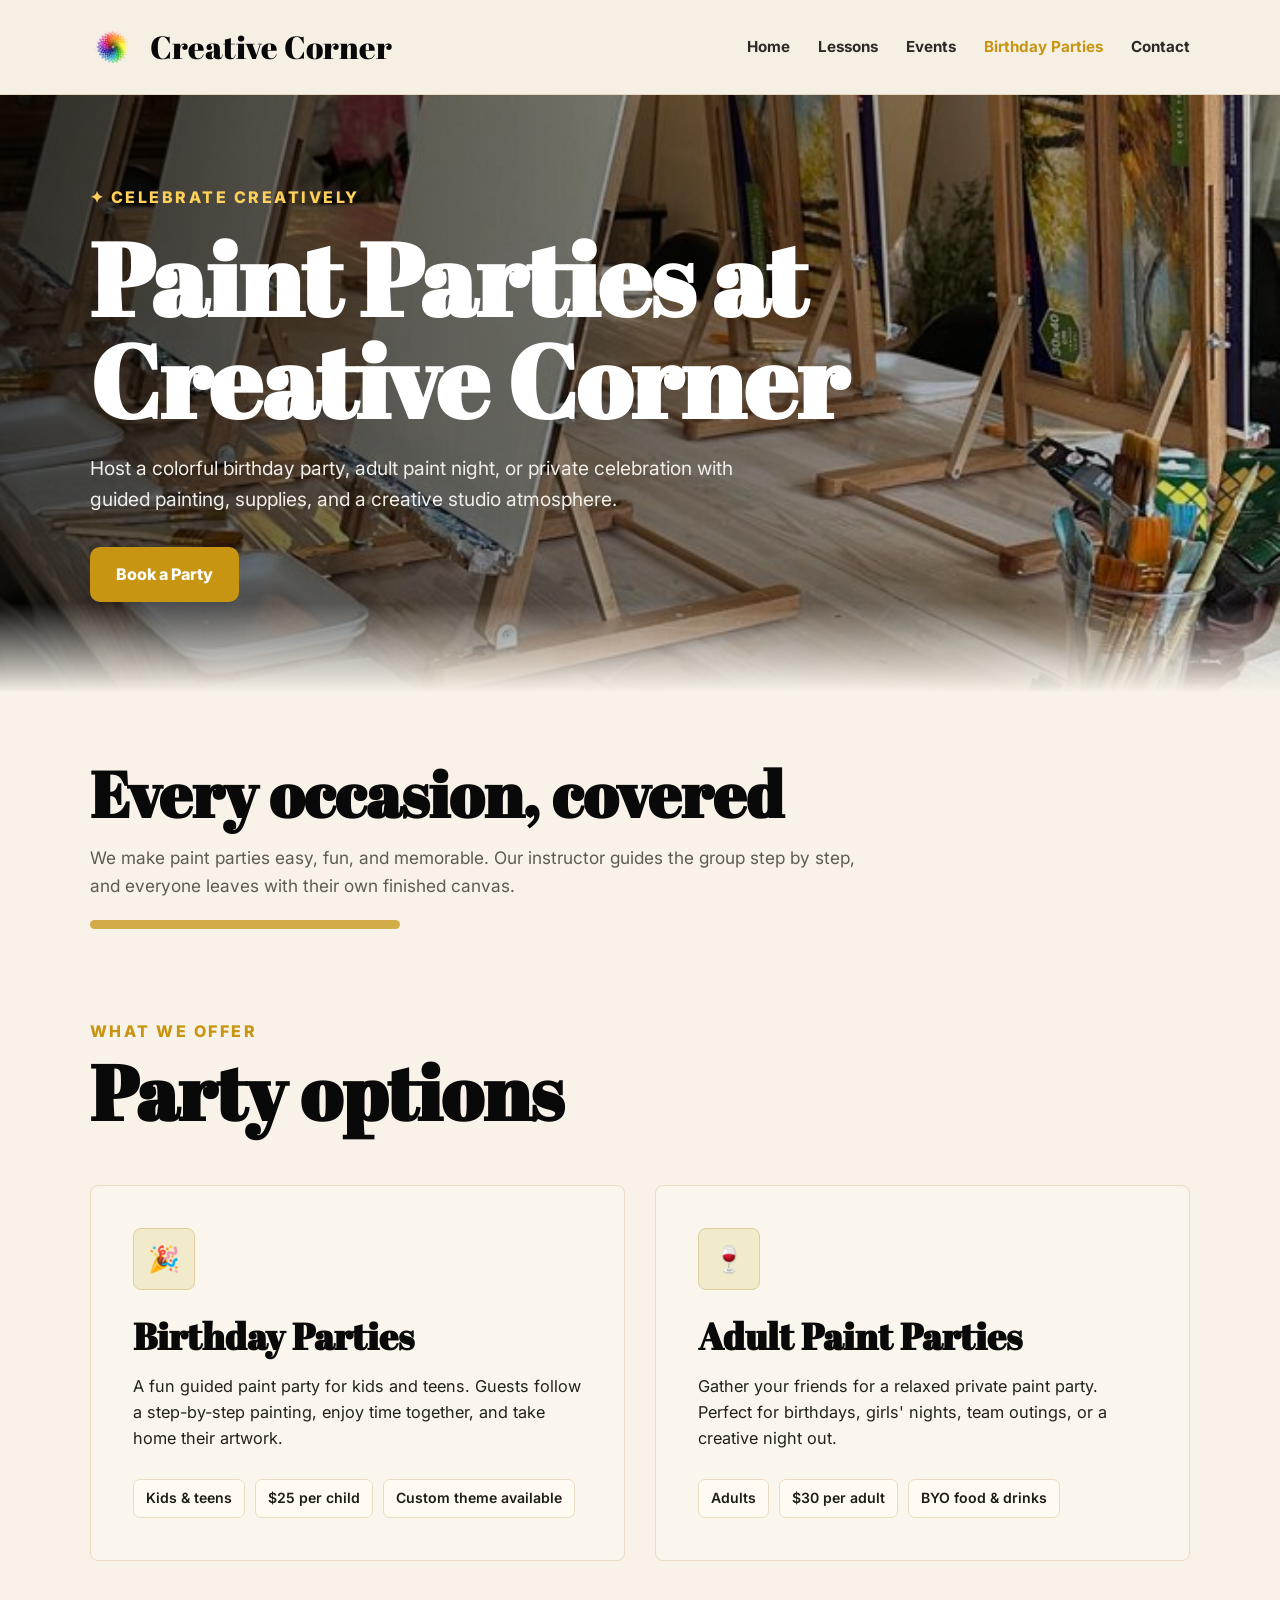
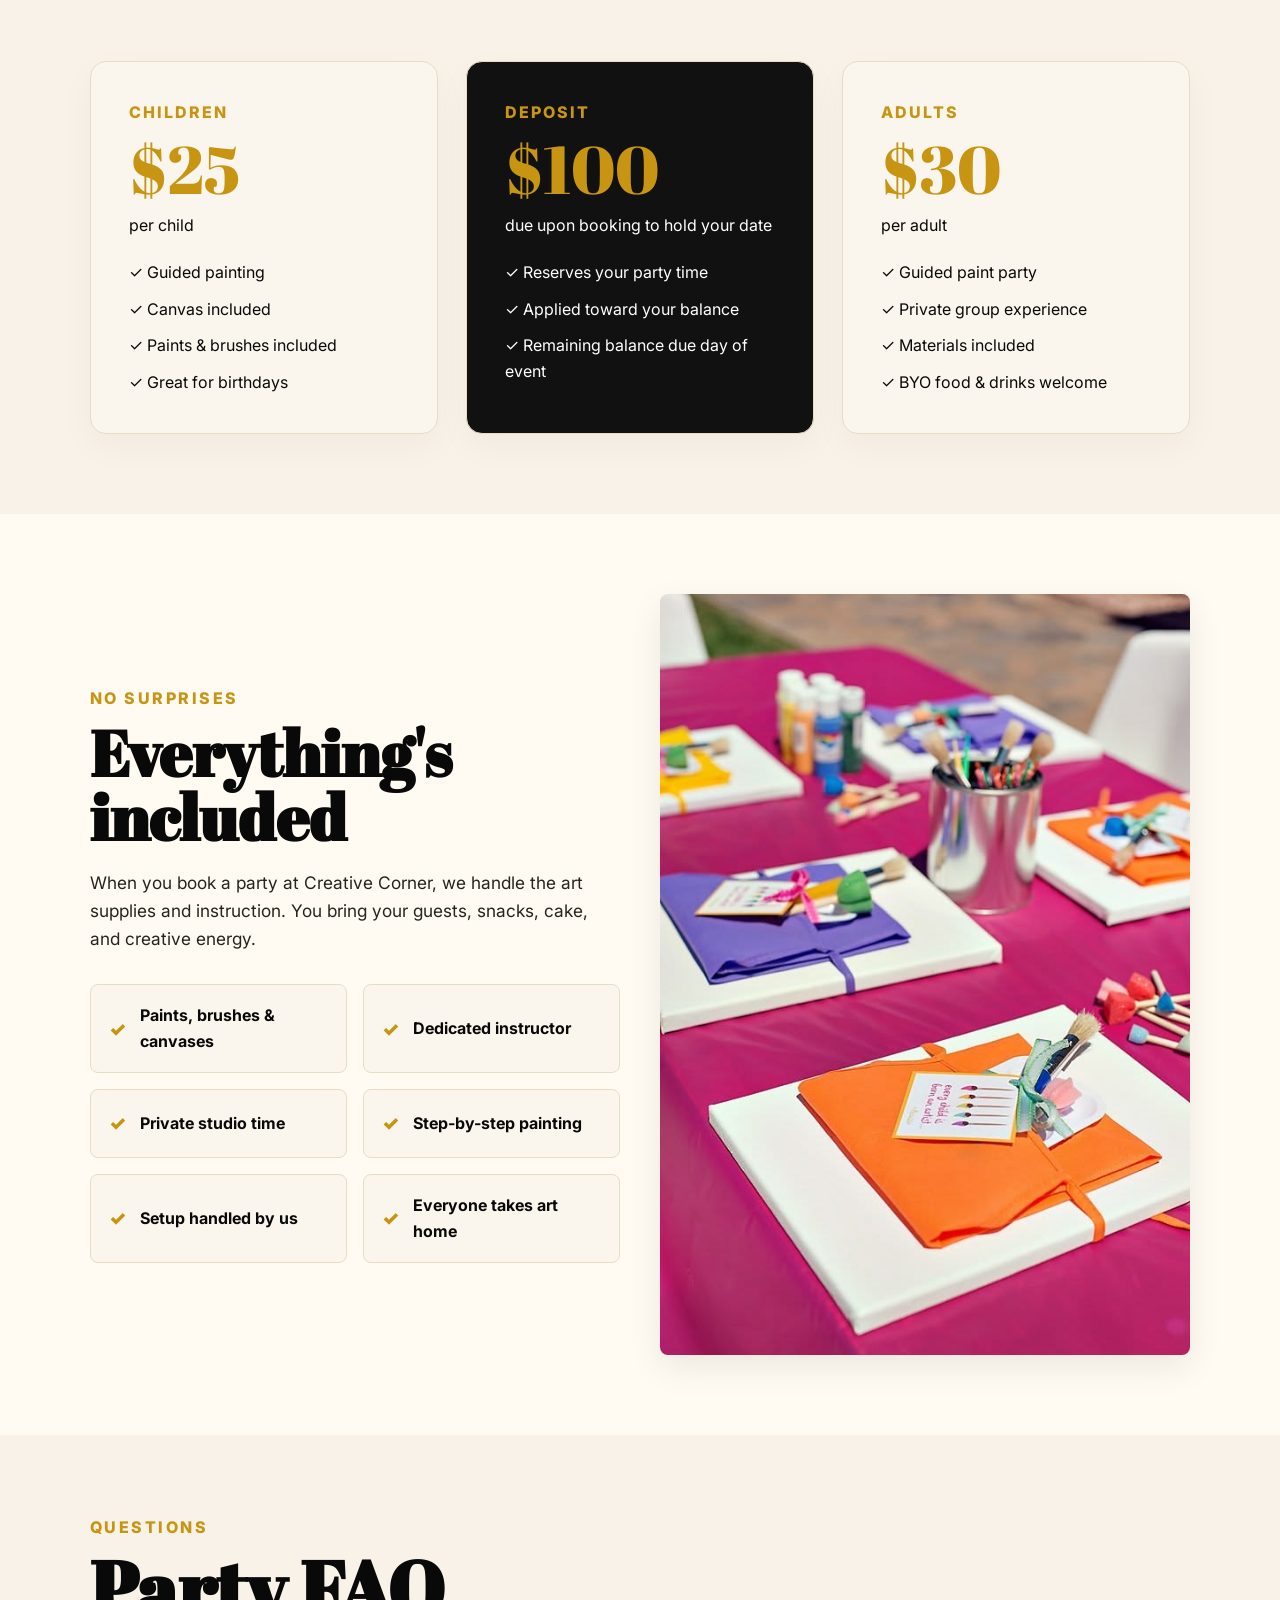
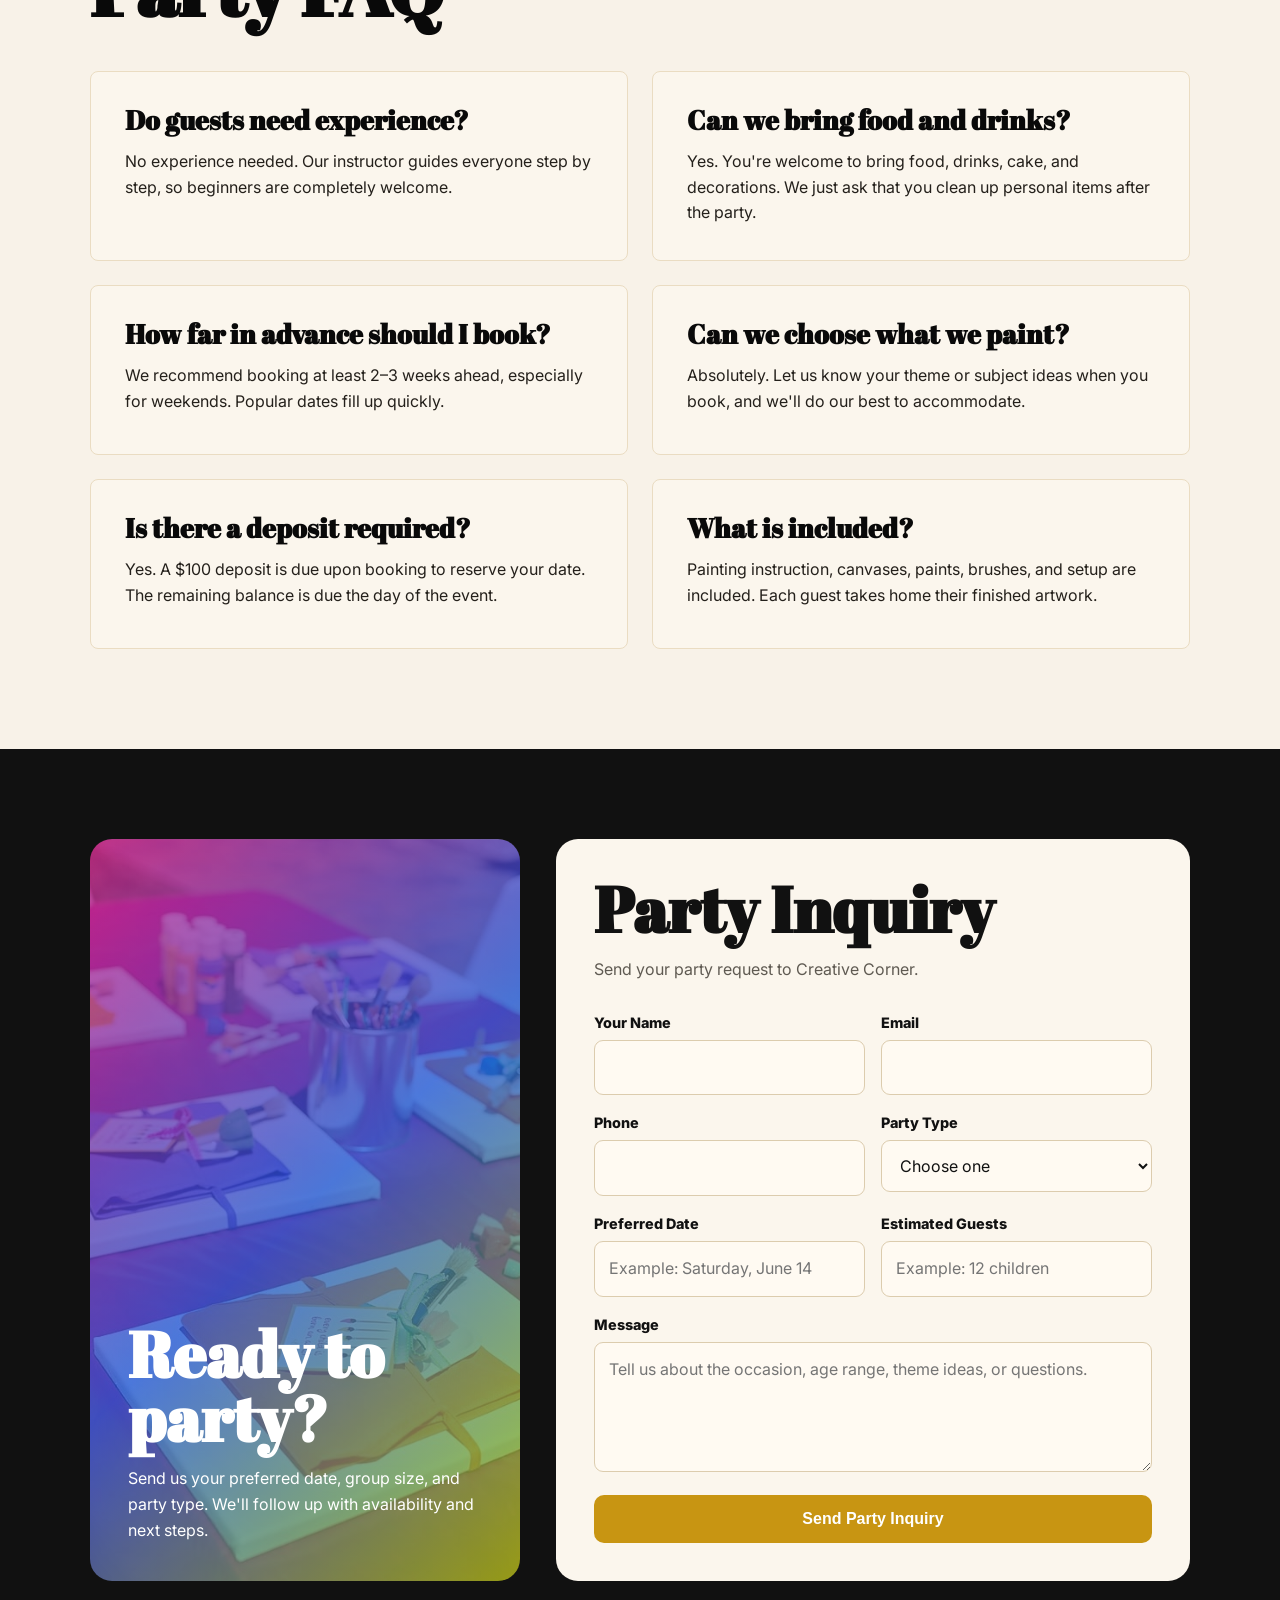
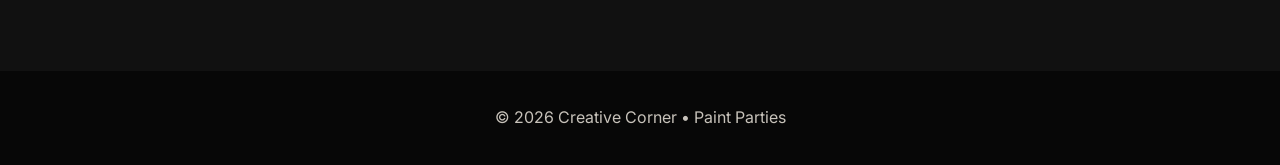
<file: birthdays.html>
<!DOCTYPE html>
<html lang="en">
<head>
  <meta charset="UTF-8" />
  <meta name="viewport" content="width=device-width, initial-scale=1.0" />

  <title>Paint Parties | Creative Corner</title>

  <link rel="preconnect" href="https://fonts.googleapis.com">
  <link rel="preconnect" href="https://fonts.gstatic.com" crossorigin>
  <link href="https://fonts.googleapis.com/css2?family=Abril+Fatface&family=Inter:wght@300;400;500;600;700;800&display=swap" rel="stylesheet">

  <style>
    *{margin:0;padding:0;box-sizing:border-box}

    :root{
      --cream:#f8f2e8;
      --ink:#090909;
      --gold:#c89512;
      --green:#8fbd00;
      --pink:#cc1b8c;
      --blue:#1f55d5;
      --muted:#5f5a52;
      --card:#fbf6ed;
      --border:#eadcc2;
    }

    html{scroll-behavior:smooth}

    body{
      font-family:'Inter',sans-serif;
      background:var(--cream);
      color:var(--ink);
      line-height:1.6;
    }

    .navbar{
      display:flex;
      justify-content:space-between;
      align-items:center;
      gap:24px;
      padding:24px 7%;
      background:#f6efe3;
      border-bottom:1px solid #e5d7be;
      position:sticky;
      top:0;
      z-index:100;
    }

    .brand{
      display:flex;
      align-items:center;
      gap:14px;
      text-decoration:none;
      color:var(--ink);
    }

    .brand img{
      width:46px;
      height:46px;
      object-fit:contain;
      border-radius:50%;
    }

    .brand span,h1,h2,h3{
      font-family:'Abril Fatface',serif;
      line-height:1;
    }

    .brand span{font-size:2rem}

    .nav-links{
      display:flex;
      gap:28px;
      flex-wrap:wrap;
      align-items:center;
    }

    .nav-links a{
      color:#2d2a26;
      text-decoration:none;
      font-weight:700;
      font-size:.95rem;
    }

    .nav-links a:hover,
    .nav-links a.active{color:var(--gold)}

    .hero{
      min-height:62vh;
      display:flex;
      align-items:center;
      padding:90px 7%;
      background:
        linear-gradient(90deg,rgba(0,0,0,.70),rgba(0,0,0,.38),rgba(0,0,0,.14)),
        url('paint-studio.jpeg');
      background-position:center;
      background-size:cover;
      color:white;
      position:relative;
    }

    .hero:after{
      content:"";
      position:absolute;
      bottom:-1px;
      left:0;
      width:100%;
      height:90px;
      background:linear-gradient(to bottom,transparent,var(--cream));
    }

    .hero-content{
      max-width:900px;
      position:relative;
      z-index:2;
    }

    .eyebrow{
      color:#ffd15b;
      letter-spacing:2.5px;
      font-weight:800;
      text-transform:uppercase;
      margin-bottom:16px;
    }

    .hero h1{
      font-size:clamp(3.2rem,8vw,7rem);
      margin-bottom:22px;
    }

    .hero p{
      font-size:1.2rem;
      max-width:650px;
      color:#f1eee8;
      margin-bottom:32px;
    }

    .btn{
      display:inline-flex;
      align-items:center;
      justify-content:center;
      gap:10px;
      padding:15px 26px;
      border-radius:10px;
      text-decoration:none;
      font-weight:800;
      border:0;
      cursor:pointer;
      font-size:1rem;
      transition:.25s;
    }

    .btn:hover{transform:translateY(-2px)}
    .btn-gold{background:var(--gold);color:white}
    .btn-dark{background:var(--ink);color:white}

    .intro{
      padding:70px 7% 20px;
      max-width:1080px;
    }

    .intro h2{
      font-size:clamp(2.5rem,5vw,4.5rem);
      margin-bottom:18px;
    }

    .intro p{
      color:var(--muted);
      font-size:1.08rem;
      max-width:780px;
    }

    .paint-line{
      width:310px;
      height:9px;
      border-radius:999px;
      background:var(--gold);
      opacity:.75;
      margin-top:20px;
    }

    .offer{
      padding:70px 7%;
    }

    .section-label{
      color:var(--gold);
      font-weight:800;
      letter-spacing:2.5px;
      text-transform:uppercase;
      margin-bottom:10px;
    }

    .section-title{
      font-size:clamp(3rem,6vw,5.2rem);
      margin-bottom:24px;
    }

    .party-grid{
      display:grid;
      grid-template-columns:1fr 1fr;
      gap:30px;
      margin-top:54px;
    }

    .party-card{
      background:var(--card);
      border:1px solid var(--border);
      border-radius:8px;
      padding:42px;
      min-height:330px;
    }

    .icon-box{
      width:62px;
      height:62px;
      display:grid;
      place-items:center;
      background:#f1ebcc;
      color:var(--gold);
      border:1px solid #ddcf9d;
      border-radius:8px;
      font-size:1.6rem;
      margin-bottom:28px;
    }

    .party-card h3{
      font-size:2.3rem;
      margin-bottom:18px;
    }

    .party-card p{
      font-size:1.02rem;
      color:#24201b;
      margin-bottom:28px;
    }

    .badges{
      display:flex;
      gap:10px;
      flex-wrap:wrap;
    }

    .badge{
      background:#fffaf2;
      border:1px solid var(--border);
      border-radius:7px;
      padding:7px 12px;
      font-size:.88rem;
      color:#1f1b17;
      font-weight:600;
    }

    .pricing{
      padding:30px 7% 80px;
      display:grid;
      grid-template-columns:1fr 1fr 1fr;
      gap:28px;
    }

    .price-card{
      background:var(--card);
      border:1px solid var(--border);
      border-radius:16px;
      padding:38px;
      box-shadow:0 12px 35px rgba(0,0,0,.04);
    }

    .price-card.featured{
      background:#111;
      color:white;
    }

    .price-label{
      color:var(--gold);
      letter-spacing:2px;
      font-weight:800;
      text-transform:uppercase;
      margin-bottom:10px;
    }

    .price{
      font-family:'Abril Fatface',serif;
      font-size:4.2rem;
      line-height:1;
      color:var(--gold);
      margin-bottom:10px;
    }

    .price-card p{
      margin-bottom:22px;
      color:inherit;
    }

    .price-card ul{
      list-style:none;
      display:grid;
      gap:11px;
    }

    .price-card li{
      display:flex;
      gap:10px;
      align-items:flex-start;
    }

    .included{
      padding:80px 7%;
      display:grid;
      grid-template-columns:1fr 1fr;
      gap:40px;
      align-items:center;
      background:#fffaf2;
    }

    .included h2{
      font-size:clamp(2.8rem,5vw,4.8rem);
      margin-bottom:20px;
    }

    .included p{
      color:#27231e;
      font-size:1.08rem;
      max-width:720px;
      margin-bottom:32px;
    }

    .included-list{
      display:grid;
      grid-template-columns:1fr 1fr;
      gap:16px;
    }

    .included-item{
      background:var(--card);
      border:1px solid var(--border);
      border-radius:8px;
      padding:18px;
      display:flex;
      gap:14px;
      align-items:center;
      font-weight:700;
    }

    .included-item span{
      color:var(--gold);
      font-weight:900;
      font-size:1.2rem;
    }

    .included-photo{
      width:100%;
      min-height:520px;
      object-fit:cover;
      border-radius:8px;
      box-shadow:0 12px 35px rgba(0,0,0,.08);
    }

    .faq{
      padding:80px 7% 100px;
    }

    .faq-grid{
      display:grid;
      grid-template-columns:1fr 1fr;
      gap:24px;
      margin-top:44px;
      max-width:1260px;
    }

    .faq-card{
      background:var(--card);
      border:1px solid var(--border);
      border-radius:8px;
      padding:34px;
      min-height:170px;
    }

    .faq-card h3{
      font-size:1.7rem;
      margin-bottom:16px;
    }

    .faq-card p{
      color:#24201b;
    }

    .booking{
      padding:90px 7%;
      background:#111;
      color:white;
    }

    .form-grid{
      display:grid;
      grid-template-columns:430px 1fr;
      gap:36px;
      max-width:1220px;
      margin:auto;
    }

    .contact-info,.form-card{
      border-radius:22px;
      padding:38px;
    }

    .contact-info{
      background:
        linear-gradient(135deg,rgba(204,27,140,.78),rgba(31,85,213,.78),rgba(143,189,0,.78)),
        url('party-table.jpeg');
      background-size:cover;
      background-position:center;
      min-height:520px;
      display:flex;
      flex-direction:column;
      justify-content:flex-end;
    }

    .contact-info h2,.form-card h2{
      font-size:clamp(2.8rem,5vw,4.4rem);
      margin-bottom:16px;
    }

    .form-card{
      background:var(--card);
      color:#111;
    }

    .form-card p{
      color:var(--muted);
      margin-bottom:28px;
    }

    form{display:grid;gap:16px}

    .form-row{
      display:grid;
      grid-template-columns:1fr 1fr;
      gap:16px;
    }

    label{
      font-weight:800;
      font-size:.9rem;
      display:block;
      margin-bottom:6px;
    }

    input,select,textarea{
      width:100%;
      border:1px solid #dcccae;
      background:#fffaf2;
      border-radius:9px;
      padding:14px;
      font:inherit;
      color:#111;
    }

    textarea{
      min-height:130px;
      resize:vertical;
    }

    footer{
      padding:34px 7%;
      background:#070707;
      color:#c7c2ba;
      text-align:center;
    }

    @media(max-width:1000px){
      .party-grid,.pricing,.included,.form-grid,.faq-grid{
        grid-template-columns:1fr;
      }

      .included-photo{
        min-height:auto;
      }
    }

    @media(max-width:760px){
      .navbar{
        flex-direction:column;
        align-items:flex-start;
      }

      .brand span{font-size:1.7rem}
      .nav-links{gap:16px}
      .party-card,.price-card,.form-card,.contact-info{padding:28px}
      .included-list,.form-row{grid-template-columns:1fr}
    }
  </style>
</head>

<body>

  <header class="navbar">
    <a class="brand" href="index.html">
      <img src="logo.png" alt="Creative Corner logo">
      <span>Creative Corner</span>
    </a>

    <nav class="nav-links">
      <a href="index.html">Home</a>
      <a href="lessons.html">Lessons</a>
      <a href="events.html">Events</a>
      <a class="active" href="birthdays.html">Birthday Parties</a>
      <a href="contact.html">Contact</a>
    </nav>
  </header>

  <section class="hero">
    <div class="hero-content">
      <div class="eyebrow">✦ Celebrate Creatively</div>
      <h1>Paint Parties at Creative Corner</h1>
      <p>
        Host a colorful birthday party, adult paint night, or private celebration
        with guided painting, supplies, and a creative studio atmosphere.
      </p>
      <a class="btn btn-gold" href="#booking">Book a Party</a>
    </div>
  </section>

  <section class="intro">
    <h2>Every occasion, covered</h2>
    <p>
      We make paint parties easy, fun, and memorable. Our instructor guides the group step by step,
      and everyone leaves with their own finished canvas.
    </p>
    <div class="paint-line"></div>
  </section>

  <section class="offer">
    <div class="section-label">What We Offer</div>
    <h2 class="section-title">Party options</h2>

    <div class="party-grid">
      <article class="party-card">
        <div class="icon-box">🎉</div>
        <h3>Birthday Parties</h3>
        <p>
          A fun guided paint party for kids and teens. Guests follow a step-by-step painting,
          enjoy time together, and take home their artwork.
        </p>
        <div class="badges">
          <span class="badge">Kids & teens</span>
          <span class="badge">$25 per child</span>
          <span class="badge">Custom theme available</span>
        </div>
      </article>

      <article class="party-card">
        <div class="icon-box">🍷</div>
        <h3>Adult Paint Parties</h3>
        <p>
          Gather your friends for a relaxed private paint party. Perfect for birthdays,
          girls' nights, team outings, or a creative night out.
        </p>
        <div class="badges">
          <span class="badge">Adults</span>
          <span class="badge">$30 per adult</span>
          <span class="badge">BYO food & drinks</span>
        </div>
      </article>
    </div>
  </section>

  <section class="pricing">
    <article class="price-card">
      <div class="price-label">Children</div>
      <div class="price">$25</div>
      <p>per child</p>
      <ul>
        <li>✓ Guided painting</li>
        <li>✓ Canvas included</li>
        <li>✓ Paints & brushes included</li>
        <li>✓ Great for birthdays</li>
      </ul>
    </article>

    <article class="price-card featured">
      <div class="price-label">Deposit</div>
      <div class="price">$100</div>
      <p>due upon booking to hold your date</p>
      <ul>
        <li>✓ Reserves your party time</li>
        <li>✓ Applied toward your balance</li>
        <li>✓ Remaining balance due day of event</li>
      </ul>
    </article>

    <article class="price-card">
      <div class="price-label">Adults</div>
      <div class="price">$30</div>
      <p>per adult</p>
      <ul>
        <li>✓ Guided paint party</li>
        <li>✓ Private group experience</li>
        <li>✓ Materials included</li>
        <li>✓ BYO food & drinks welcome</li>
      </ul>
    </article>
  </section>

  <section class="included">
    <div>
      <div class="section-label">No Surprises</div>
      <h2>Everything's included</h2>
      <p>
        When you book a party at Creative Corner, we handle the art supplies and instruction.
        You bring your guests, snacks, cake, and creative energy.
      </p>

      <div class="included-list">
        <div class="included-item"><span>✓</span> Paints, brushes & canvases</div>
        <div class="included-item"><span>✓</span> Dedicated instructor</div>
        <div class="included-item"><span>✓</span> Private studio time</div>
        <div class="included-item"><span>✓</span> Step-by-step painting</div>
        <div class="included-item"><span>✓</span> Setup handled by us</div>
        <div class="included-item"><span>✓</span> Everyone takes art home</div>
      </div>
    </div>

    <img class="included-photo" src="party-table.jpeg" alt="Paint party table setup">
  </section>

  <section class="faq">
    <div class="section-label">Questions</div>
    <h2 class="section-title">Party FAQ</h2>

    <div class="faq-grid">
      <article class="faq-card">
        <h3>Do guests need experience?</h3>
        <p>No experience needed. Our instructor guides everyone step by step, so beginners are completely welcome.</p>
      </article>

      <article class="faq-card">
        <h3>Can we bring food and drinks?</h3>
        <p>Yes. You're welcome to bring food, drinks, cake, and decorations. We just ask that you clean up personal items after the party.</p>
      </article>

      <article class="faq-card">
        <h3>How far in advance should I book?</h3>
        <p>We recommend booking at least 2–3 weeks ahead, especially for weekends. Popular dates fill up quickly.</p>
      </article>

      <article class="faq-card">
        <h3>Can we choose what we paint?</h3>
        <p>Absolutely. Let us know your theme or subject ideas when you book, and we'll do our best to accommodate.</p>
      </article>

      <article class="faq-card">
        <h3>Is there a deposit required?</h3>
        <p>Yes. A $100 deposit is due upon booking to reserve your date. The remaining balance is due the day of the event.</p>
      </article>

      <article class="faq-card">
        <h3>What is included?</h3>
        <p>Painting instruction, canvases, paints, brushes, and setup are included. Each guest takes home their finished artwork.</p>
      </article>
    </div>
  </section>

  <section class="booking" id="booking">
    <div class="form-grid">
      <div class="contact-info">
        <h2>Ready to party?</h2>
        <p>
          Send us your preferred date, group size, and party type.
          We'll follow up with availability and next steps.
        </p>
      </div>

      <div class="form-card">
        <h2>Party Inquiry</h2>
        <p>Send your party request to Creative Corner.</p>

        <form action="https://formsubmit.co/creativecorner482@gmail.com" method="POST">
          <input type="hidden" name="_subject" value="New Creative Corner Party Inquiry">
          <input type="hidden" name="_captcha" value="false">
          <input type="hidden" name="_template" value="table">

          <div class="form-row">
            <div>
              <label for="name">Your Name</label>
              <input id="name" name="Name" type="text" required>
            </div>

            <div>
              <label for="email">Email</label>
              <input id="email" name="Email" type="email" required>
            </div>
          </div>

          <div class="form-row">
            <div>
              <label for="phone">Phone</label>
              <input id="phone" name="Phone" type="tel">
            </div>

            <div>
              <label for="party-type">Party Type</label>
              <select id="party-type" name="Party Type" required>
                <option value="">Choose one</option>
                <option>Child Birthday Party</option>
                <option>Adult Paint Party</option>
                <option>Other Private Event</option>
              </select>
            </div>
          </div>

          <div class="form-row">
            <div>
              <label for="date">Preferred Date</label>
              <input id="date" name="Preferred Date" type="text" placeholder="Example: Saturday, June 14">
            </div>

            <div>
              <label for="guests">Estimated Guests</label>
              <input id="guests" name="Estimated Guests" type="text" placeholder="Example: 12 children">
            </div>
          </div>

          <div>
            <label for="message">Message</label>
            <textarea id="message" name="Message" placeholder="Tell us about the occasion, age range, theme ideas, or questions."></textarea>
          </div>

          <button class="btn btn-gold" type="submit">Send Party Inquiry</button>
        </form>
      </div>
    </div>
  </section>

  <footer>
    © 2026 Creative Corner • Paint Parties
  </footer>

</body>
</html>
</file>
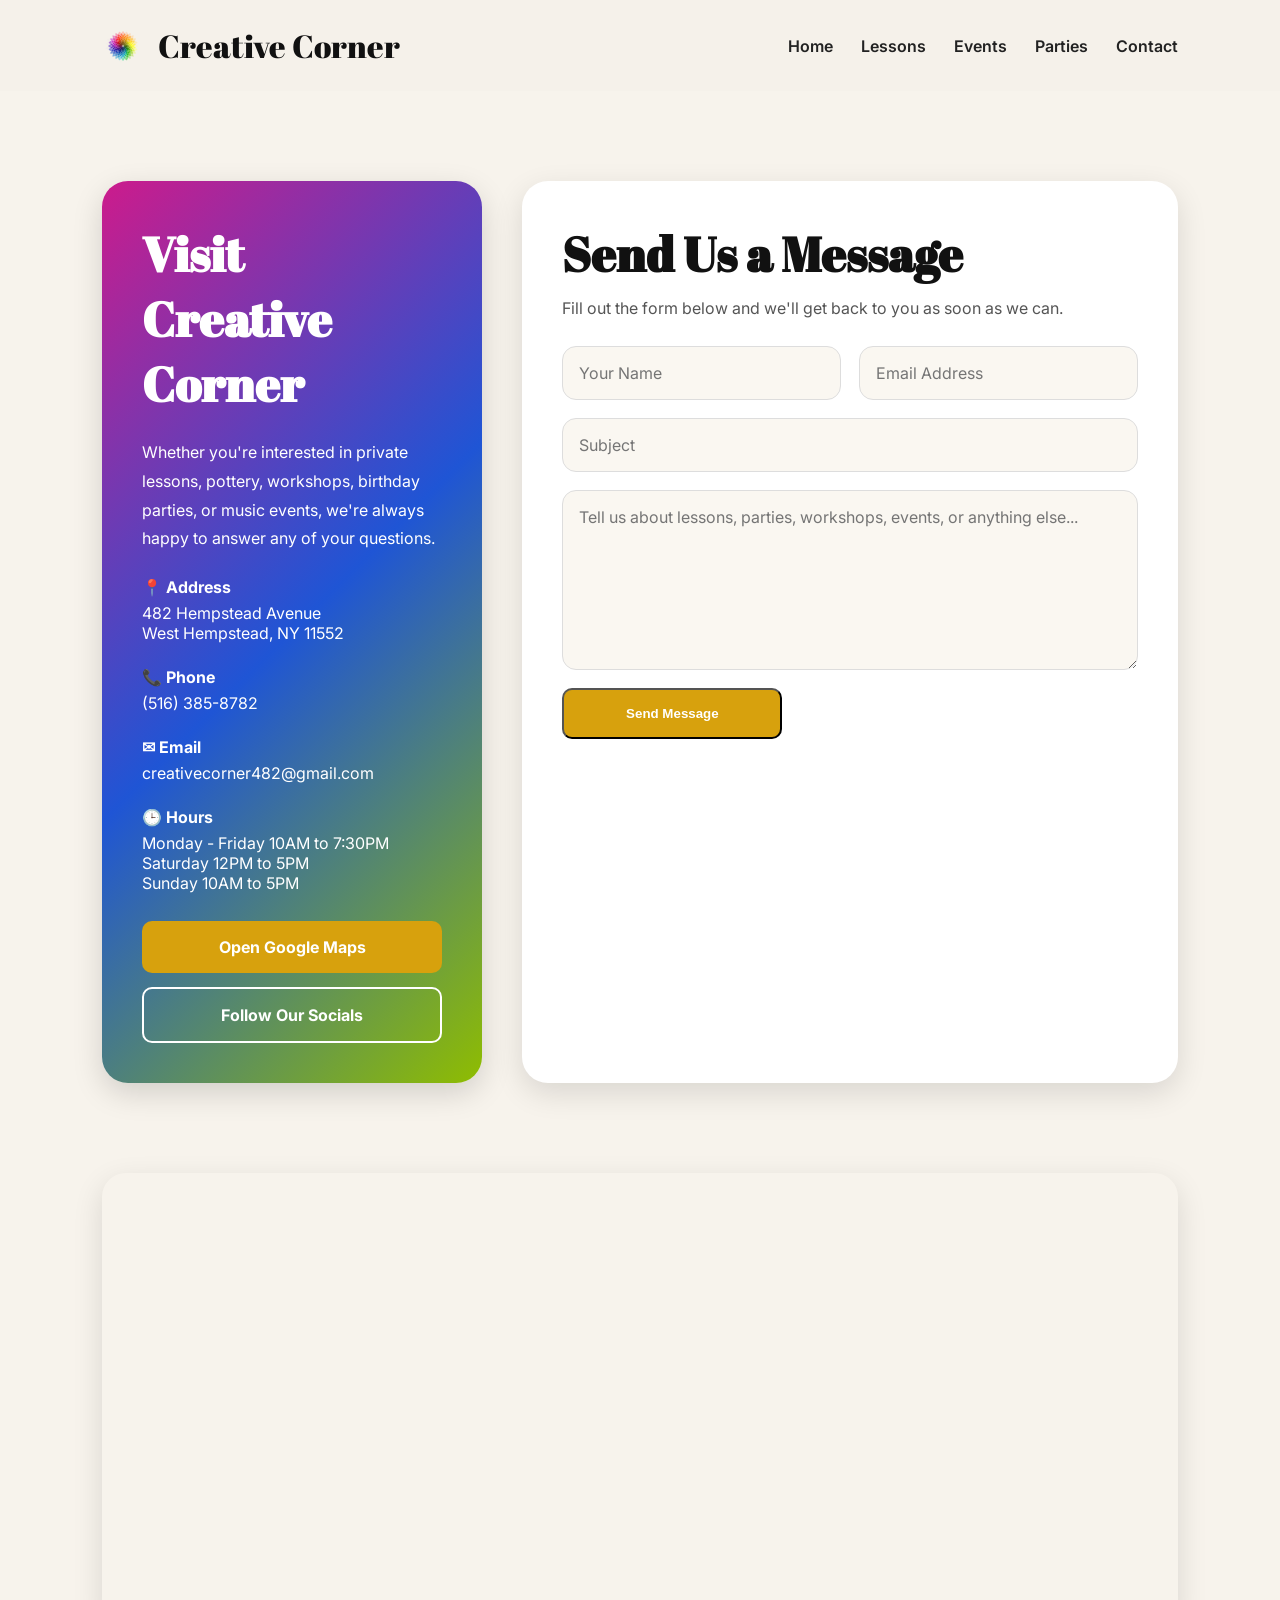
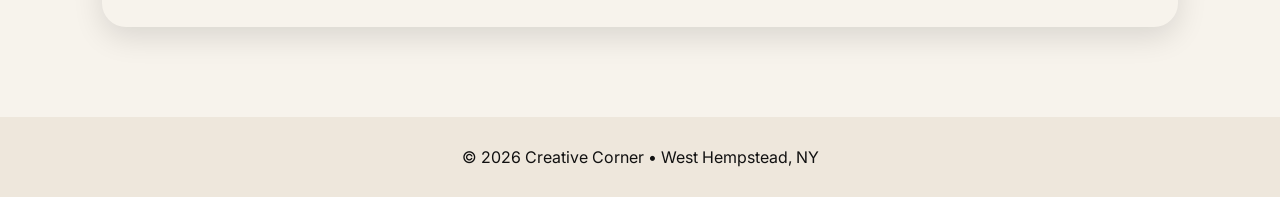
<file: contact.html>
<!DOCTYPE html>
<html lang="en">

<head>

<meta charset="UTF-8">
<meta name="viewport" content="width=device-width, initial-scale=1.0">

<title>Contact Us | Creative Corner</title>

<link rel="stylesheet" href="styles.css">

<link rel="preconnect" href="https://fonts.googleapis.com">
<link rel="preconnect" href="https://fonts.gstatic.com" crossorigin>

<link href="https://fonts.googleapis.com/css2?family=Abril+Fatface&family=Inter:wght@300;400;500;600;700&display=swap" rel="stylesheet">

<style>

.contact-hero{
    background:
    linear-gradient(rgba(0,0,0,.55),rgba(0,0,0,.55)),
    url("contact-banner.jpg");
    background-size:cover;
    background-position:center;
    color:white;
    padding:120px 8%;
    text-align:center;
}

.contact-hero h1{
    font-family:'Abril Fatface',serif;
    font-size:4.8rem;
    margin-bottom:20px;
}

.contact-hero p{
    max-width:700px;
    margin:auto;
    font-size:1.2rem;
    line-height:1.7;
}

.contact-wrapper{
    padding:90px 8%;
}

.contact-grid{
    display:grid;
    grid-template-columns:380px 1fr;
    gap:40px;
    max-width:1200px;
    margin:auto;
}

.info-card{
    background:
    linear-gradient(135deg,#cc1b8c,#1f55d5,#8fbd00);
    color:white;
    padding:40px;
    border-radius:26px;
    box-shadow:0 10px 30px rgba(0,0,0,.15);
}

.info-card h2{
    font-family:'Abril Fatface',serif;
    font-size:3rem;
    margin-bottom:22px;
}

.info-card p{
    margin-bottom:24px;
    line-height:1.8;
}

.contact-item{
    margin-bottom:24px;
}

.contact-item strong{
    display:block;
    margin-bottom:6px;
}

.info-buttons{
    display:flex;
    flex-direction:column;
    gap:14px;
    margin-top:28px;
}

.info-buttons .btn{
    text-align:center;
}

.form-card{
    background:white;
    padding:40px;
    border-radius:26px;
    box-shadow:0 10px 30px rgba(0,0,0,.12);
}

.form-card h2{
    font-family:'Abril Fatface',serif;
    font-size:3rem;
    margin-bottom:12px;
}

.form-card p{
    color:#555;
    margin-bottom:28px;
}

.form-card form{
    display:grid;
    gap:18px;
}

.form-row{
    display:grid;
    grid-template-columns:1fr 1fr;
    gap:18px;
}

.form-card input,
.form-card textarea{
    width:100%;
    padding:16px;
    border:1px solid #ddd;
    border-radius:14px;
    background:#faf7f1;
    font-size:1rem;
    font-family:inherit;
}

.form-card textarea{
    min-height:180px;
    resize:vertical;
}

.form-card button{
    width:220px;
}

.map-section{
    padding:0 8% 90px;
}

.map-card{
    overflow:hidden;
    border-radius:24px;
    box-shadow:0 10px 30px rgba(0,0,0,.12);
}

.map-card iframe{
    width:100%;
    height:450px;
    border:0;
}

@media(max-width:900px){

.contact-grid{
grid-template-columns:1fr;
}

.form-row{
grid-template-columns:1fr;
}

.contact-hero h1{
font-size:3rem;
}

.form-card button{
width:100%;
}

}

</style>

</head>

<body>

<header class="navbar">

  <div class="logo">
    <img src="logo.png" alt="Creative Corner Logo">
    <span>Creative Corner</span>
  </div>

  <nav>
    <a href="index.html">Home</a>
    <a href="lessons.html">Lessons</a>
    <a href="events.html">Events</a>
    <a href="parties.html">Parties</a>
    <a href="contact.html">Contact</a>
  </nav>

</header>

<section class="contact-wrapper">

<div class="contact-grid">

    <!-- LEFT CARD -->

    <div class="info-card">

        <h2>Visit Creative Corner</h2>

        <p>
            Whether you're interested in private lessons, pottery,
            workshops, birthday parties, or music events,
            we're always happy to answer any of your questions.
        </p>

        <div class="contact-item">
            <strong>📍 Address</strong>
            482 Hempstead Avenue<br>
            West Hempstead, NY 11552
        </div>

        <div class="contact-item">
            <strong>📞 Phone</strong>
            (516) 385-8782
        </div>

        <div class="contact-item">
            <strong>✉ Email</strong>
            creativecorner482@gmail.com
        </div>

        <div class="contact-item">
            <strong>🕒 Hours</strong>
            Monday - Friday 10AM to 7:30PM
            Saturday 12PM to 5PM<br>            
            Sunday 10AM to 5PM
        </div>

        <div class="info-buttons">

            <a
                class="btn primary"
                href="https://maps.google.com/?q=482+Hempstead+Avenue+West+Hempstead+NY+11552"
                target="_blank">

                Open Google Maps

            </a>

            <a
                class="btn secondary"
                href="https://paa.ge/creativecorner482"
                target="_blank">

                Follow Our Socials

            </a>

        </div>

    </div>



    <!-- RIGHT CARD -->

    <div class="form-card">

        <h2>Send Us a Message</h2>

        <p>
            Fill out the form below and we'll get back to you as soon as we can.
        </p>

        <form action="https://formsubmit.co/creativecorner482@gmail.com" method="POST">

            <input type="hidden" name="_subject" value="Creative Corner Contact Form">
            <input type="hidden" name="_captcha" value="false">
            <input type="hidden" name="_template" value="table">

            <div class="form-row">

                <input
                    type="text"
                    name="Name"
                    placeholder="Your Name"
                    required>

                <input
                    type="email"
                    name="Email"
                    placeholder="Email Address"
                    required>

            </div>

            <input
                type="text"
                name="Subject"
                placeholder="Subject">

            <textarea
                name="Message"
                placeholder="Tell us about lessons, parties, workshops, events, or anything else..."
                required></textarea>

            <button class="btn primary" type="submit">
                Send Message
            </button>

        </form>

    </div>

</div>

</section>



<section class="map-section">

<div class="map-card">

<iframe
src="https://maps.google.com/maps?q=482%20Hempstead%20Avenue%20West%20Hempstead%20NY%2011552&t=&z=15&ie=UTF8&iwloc=&output=embed"
loading="lazy">
</iframe>

</div>

</section>



<footer>

<p>
© 2026 Creative Corner • West Hempstead, NY
</p>

</footer>

</body>
</html>
</file>
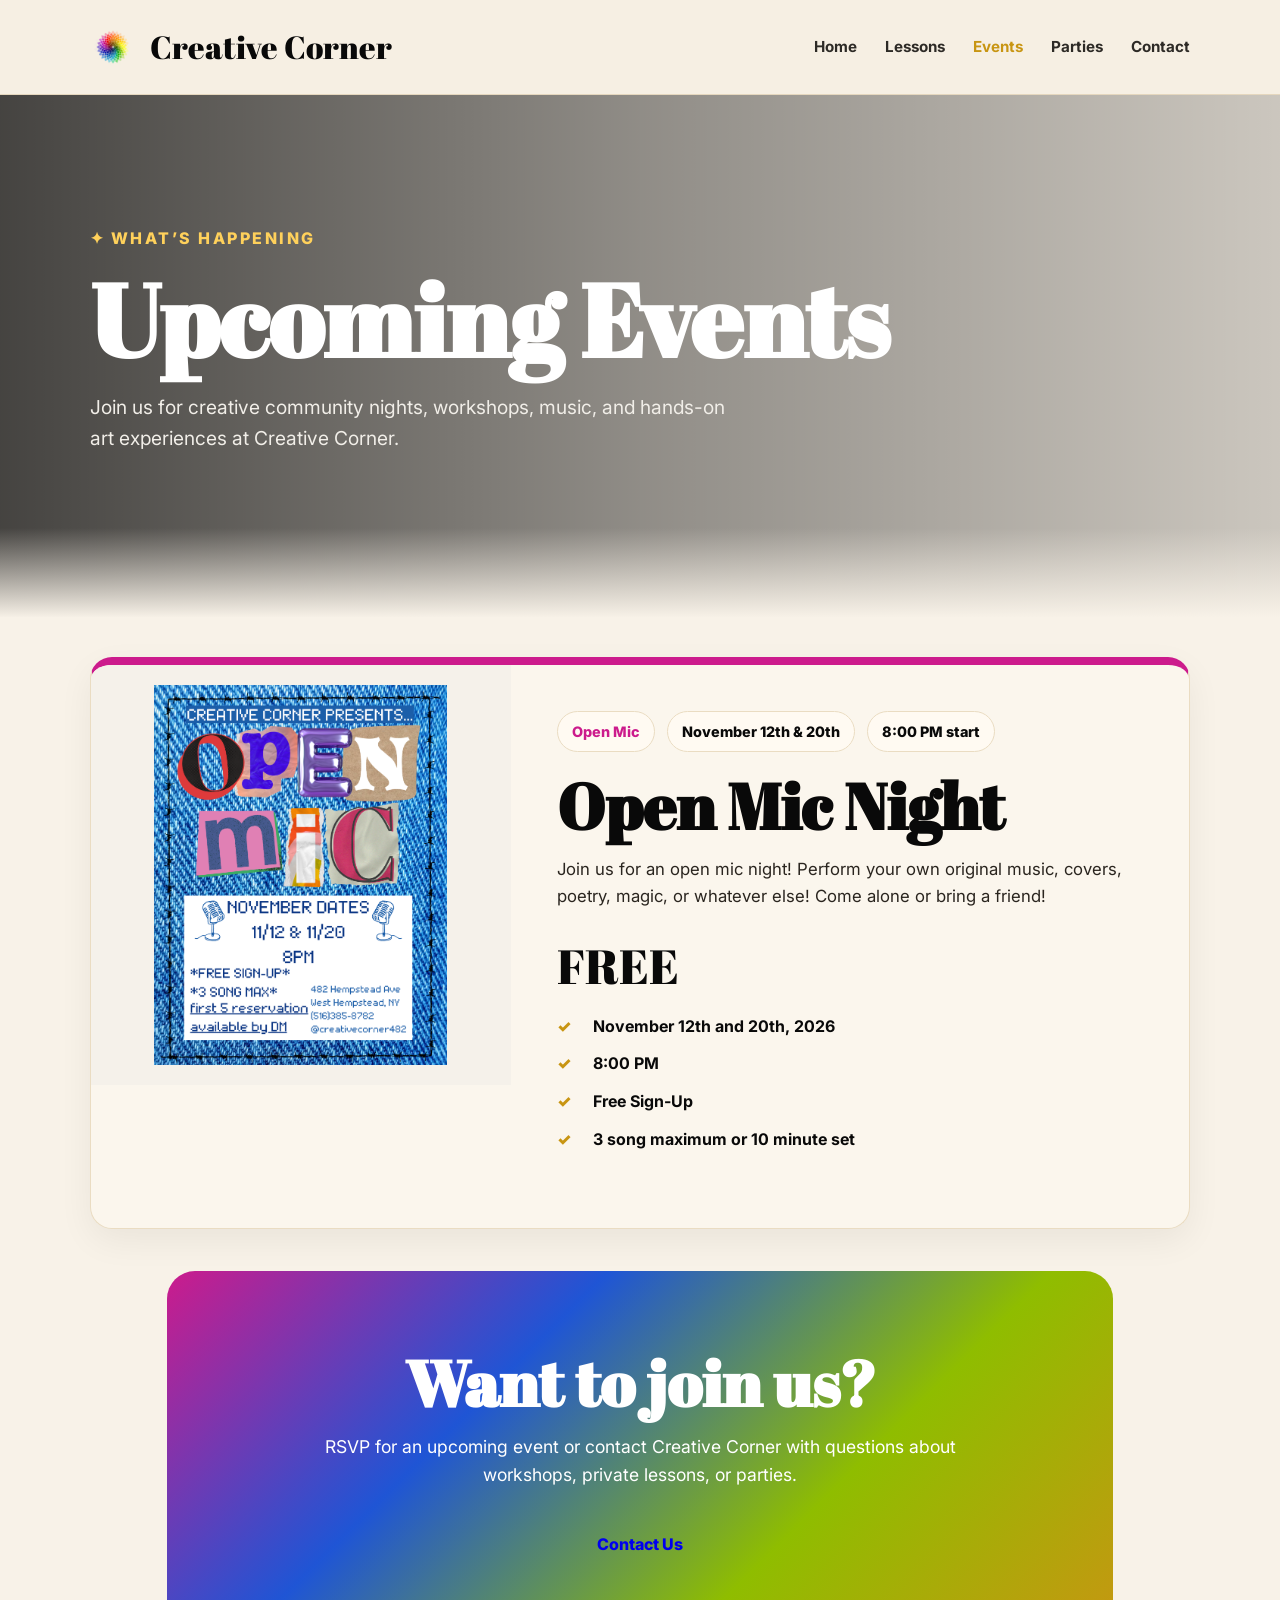
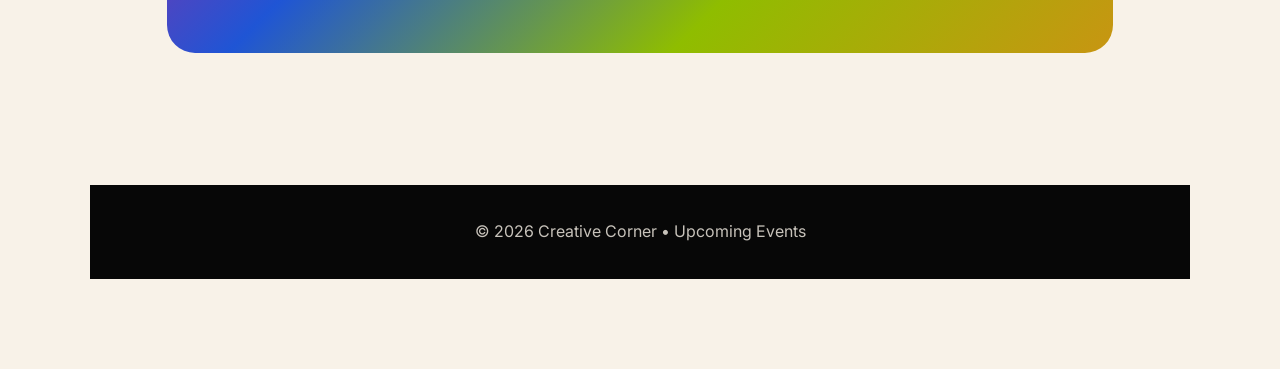
<file: events.html>
<!DOCTYPE html>
<html lang="en">
<head>
  <meta charset="UTF-8" />
  <meta name="viewport" content="width=device-width, initial-scale=1.0" />

  <title>Events | Creative Corner</title>

  <link rel="preconnect" href="https://fonts.googleapis.com">
  <link rel="preconnect" href="https://fonts.gstatic.com" crossorigin>
  <link href="https://fonts.googleapis.com/css2?family=Abril+Fatface&family=Inter:wght@300;400;500;600;700;800&display=swap" rel="stylesheet">

  <style>
    *{margin:0;padding:0;box-sizing:border-box}

    :root{
      --cream:#f8f2e8;
      --ink:#090909;
      --gold:#c89512;
      --green:#8fbd00;
      --pink:#cc1b8c;
      --blue:#1f55d5;
      --muted:#5f5a52;
      --card:#fbf6ed;
      --border:#eadcc2;
    }

    html{scroll-behavior:smooth}

    body{
      font-family:'Inter',sans-serif;
      background:var(--cream);
      color:var(--ink);
      line-height:1.6;
    }

    .navbar{
      display:flex;
      justify-content:space-between;
      align-items:center;
      gap:24px;
      padding:24px 7%;
      background:#f6efe3;
      border-bottom:1px solid #e5d7be;
      position:sticky;
      top:0;
      z-index:100;
    }

    .brand{
      display:flex;
      align-items:center;
      gap:14px;
      text-decoration:none;
      color:var(--ink);
    }

    .brand img{
      width:46px;
      height:46px;
      object-fit:contain;
      border-radius:50%;
    }

    .brand span,
    h1,
    h2,
    h3{
      font-family:'Abril Fatface',serif;
      line-height:1;
    }

    .brand span{font-size:2rem}

    .nav-links{
      display:flex;
      gap:28px;
      flex-wrap:wrap;
      align-items:center;
    }

    .nav-links a{
      color:#2d2a26;
      text-decoration:none;
      font-weight:700;
      font-size:.95rem;
    }

    .nav-links a:hover,
    .nav-links a.active{color:var(--gold)}

    .hero{
      min-height:58vh;
      display:flex;
      align-items:center;
      padding:90px 7%;
      background:
        linear-gradient(90deg,rgba(0,0,0,.72),rgba(0,0,0,.42),rgba(0,0,0,.18)),
        url('https://images.unsplash.com/photo-1516280440614-37939bbacd81?q=80&w=1800&auto=format&fit=crop');
      background-position:center;
      background-size:cover;
      color:white;
      position:relative;
    }

    .hero:after{
      content:"";
      position:absolute;
      bottom:-1px;
      left:0;
      width:100%;
      height:90px;
      background:linear-gradient(to bottom,transparent,var(--cream));
    }

    .hero-content{
      max-width:850px;
      position:relative;
      z-index:2;
    }

    .eyebrow{
      color:#ffd15b;
      letter-spacing:2.5px;
      font-weight:800;
      text-transform:uppercase;
      margin-bottom:16px;
    }

    .hero h1{
      font-size:clamp(3.2rem,8vw,7rem);
      margin-bottom:22px;
    }

    .hero p{
      font-size:1.2rem;
      max-width:650px;
      color:#f1eee8;
      margin-bottom:32px;
    }

    .btn{
      display:inline-flex;
      align-items:center;
      justify-content:center;
      gap:10px;
      padding:15px 26px;
      border-radius:10px;
      text-decoration:none;
      font-weight:800;
      border:0;
      cursor:pointer;
      font-size:1rem;
      transition:.25s;
    }

    .btn:hover{transform:translateY(-2px)}
    .btn-gold{background:var(--gold);color:white}
    .btn-dark{background:var(--ink);color:white}
    .btn-pink{background:var(--pink);color:white}
    .btn-blue{background:var(--blue);color:white}

    .intro{
      padding:70px 7% 20px;
      max-width:1080px;
    }

    .intro h2{
      font-size:clamp(2.5rem,5vw,4.5rem);
      margin-bottom:18px;
    }

    .intro p{
      color:var(--muted);
      font-size:1.08rem;
      max-width:780px;
    }

    .events-wrap{
      padding:40px 7% 90px;
      display:grid;
      gap:42px;
    }

    .event-card{
      background:var(--card);
      border:1px solid var(--border);
      border-radius:22px;
      overflow:hidden;
      display:grid;
      grid-template-columns:420px 1fr;
      box-shadow:0 12px 35px rgba(0,0,0,.06);
    }
    
    .event-poster{
      height:420px;
      display:flex;
      justify-content:center;
      align-items:center;
      background:#f5f1ea;
      padding:20px;
    }

    .event-poster img{
      width:auto;
      height:auto;
      max-width:100%;
      max-height:100%;
      object-fit:contain;
      display:block;
     }

    .event-info{
      padding:46px;
      display:flex;
      flex-direction:column;
      justify-content:center;
    }

    .event-meta{
      display:flex;
      gap:12px;
      flex-wrap:wrap;
      margin-bottom:22px;
    }

    .pill{
      display:inline-flex;
      align-items:center;
      background:#fffaf2;
      border:1px solid var(--border);
      border-radius:999px;
      padding:8px 14px;
      font-size:.9rem;
      font-weight:800;
    }

    .pill.gold{color:var(--gold)}
    .pill.green{color:var(--green)}
    .pill.pink{color:var(--pink)}
    .pill.blue{color:var(--blue)}

    .event-info h2{
      font-size:clamp(2.7rem,5vw,5rem);
      margin-bottom:18px;
    }

    .event-info p{
      color:#2a251f;
      font-size:1.05rem;
      max-width:720px;
      margin-bottom:26px;
    }

    .details{
      display:grid;
      gap:12px;
      margin-bottom:30px;
    }

    .detail{
      display:flex;
      gap:12px;
      align-items:flex-start;
      font-weight:700;
    }

    .detail span:first-child{
      color:var(--gold);
      font-weight:900;
      min-width:24px;
    }

    .price{
      font-family:'Abril Fatface',serif;
      font-size:3rem;
      line-height:1;
      margin:6px 0 24px;
    }

    .open-mic{border-top:8px solid var(--pink)}
    .mono{border-top:8px solid var(--green)}
    .sumi{border-top:8px solid var(--blue)}

    .cta-section{
      margin:0 7% 90px;
      padding:80px 40px;
      border-radius:28px;
      background:linear-gradient(135deg,var(--pink),var(--blue),var(--green),var(--gold));
      color:white;
      text-align:center;
    }

    .cta-section h2{
      font-size:clamp(2.8rem,5vw,5rem);
      margin-bottom:18px;
    }

    .cta-section p{
      max-width:700px;
      margin:0 auto 28px;
      font-size:1.1rem;
    }

    footer{
      padding:34px 7%;
      background:#070707;
      color:#c7c2ba;
      text-align:center;
    }

   @media(max-width:1000px){
  .event-card{
    grid-template-columns:1fr;
  }

  .event-info{
    padding:32px;
  }

  .event-info h2{
    font-size:2.5rem;
  }

  .price{
    font-size:2.3rem;
  }
}

@media(max-width:760px){
  .navbar{
    flex-direction:column;
    align-items:flex-start;
  }

  .brand span{
    font-size:1.7rem;
  }

  .nav-links{
    gap:16px;
  }

  .events-wrap{
    padding:30px 5% 70px;
    gap:28px;
  }

  .event-card{
    border-radius:18px;
  }

  .event-info{
    padding:22px;
  }

  .event-info h2{
    font-size:1.9rem;
    line-height:1.05;
  }

  .event-info p{
    font-size:1rem;
    margin-bottom:20px;
  }

  .event-meta{
    gap:8px;
    margin-bottom:16px;
  }

  .pill{
    font-size:.8rem;
    padding:7px 12px;
  }

  .details{
    gap:10px;
    margin-bottom:22px;
  }

  .detail{
    gap:10px;
    font-size:.95rem;
  }

  .price{
    font-size:1.9rem;
    margin:0 0 18px;
  }

  .btn,
  .btn-gold,
  .btn-dark,
  .btn-pink,
  .btn-blue{
    width:100%;
  }

  .cta-section{
    margin:0 5% 70px;
    padding:50px 24px;
    border-radius:22px;
  }

  .cta-section h2{
    font-size:2.3rem;
  }
}
 </style>
</head>

<body>

  <header class="navbar">
    <a class="brand" href="index.html">
      <img src="logo.png" alt="Creative Corner logo">
      <span>Creative Corner</span>
    </a>

    <nav class="nav-links">
      <a href="index.html">Home</a>
      <a href="lessons.html">Lessons</a>
      <a class="active" href="events.html">Events</a>
      <a href="parties.html">Parties</a>      
      <a href="contact.html">Contact</a>
    </nav>
  </header>

  <section class="hero">
    <div class="hero-content">
      <div class="eyebrow">✦ What’s Happening</div>
      <h1>Upcoming Events</h1>
      <p>
        Join us for creative community nights, workshops, music, and hands-on art experiences
        at Creative Corner.
      </p>
    </div>
  </section>
</section>

</main>
  <main class="events-wrap" id="events">
  
   <article class="event-card open-mic">
    <div class="event-poster">
      <img src="november-open.png" alt="Open Mic Night Poster">
    </div>

    <div class="event-info">
      <div class="event-meta">
        <span class="pill pink">Open Mic</span>
        <span class="pill">November 12th & 20th</span>
        <span class="pill">8:00 PM start</span>
      </div>

      <h2>Open Mic Night</h2>
      <p>Join us for an open mic night! Perform your own original music, covers, poetry, magic, or whatever else! Come alone or bring a friend!</p>

      <div class="price">FREE</div>

      <div class="details">
        <div class="detail"><span>✓</span><span>November 12th and 20th, 2026</span></div>
        <div class="detail"><span>✓</span><span>8:00 PM</span></div>
        <div class="detail"><span>✓</span><span>Free Sign-Up</span></div>
        <div class="detail"><span>✓</span><span>3 song maximum or 10 minute set</span></div>
      </div>
    </div>
  </article>


  <section class="cta-section">
    <h2>Want to join us?</h2>
    <p>
      RSVP for an upcoming event or contact Creative Corner with questions about workshops,
      private lessons, or parties.
    </p>
      <a href="contact.html" class="btn primary">
  Contact Us
  </a>
  </section>

  <footer>
    © 2026 Creative Corner • Upcoming Events
  </footer>

</body>
</html>
</file>
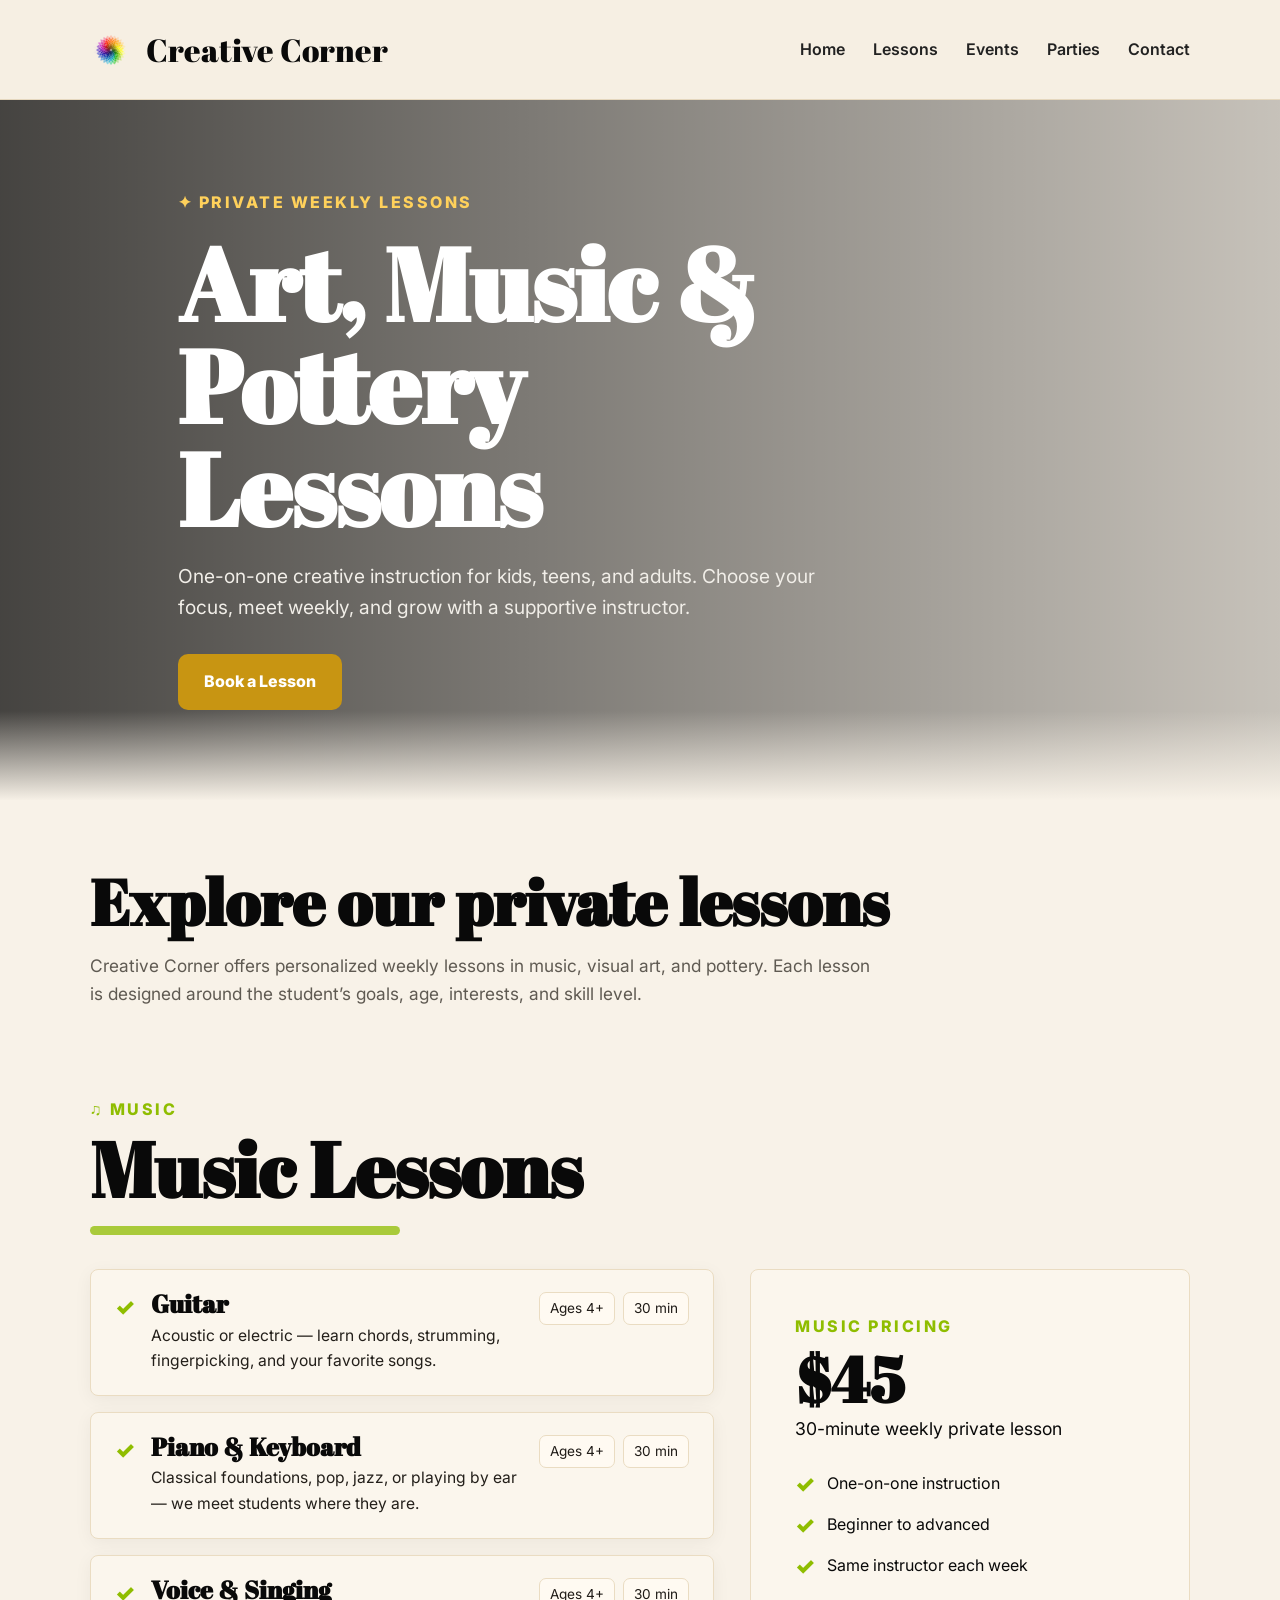
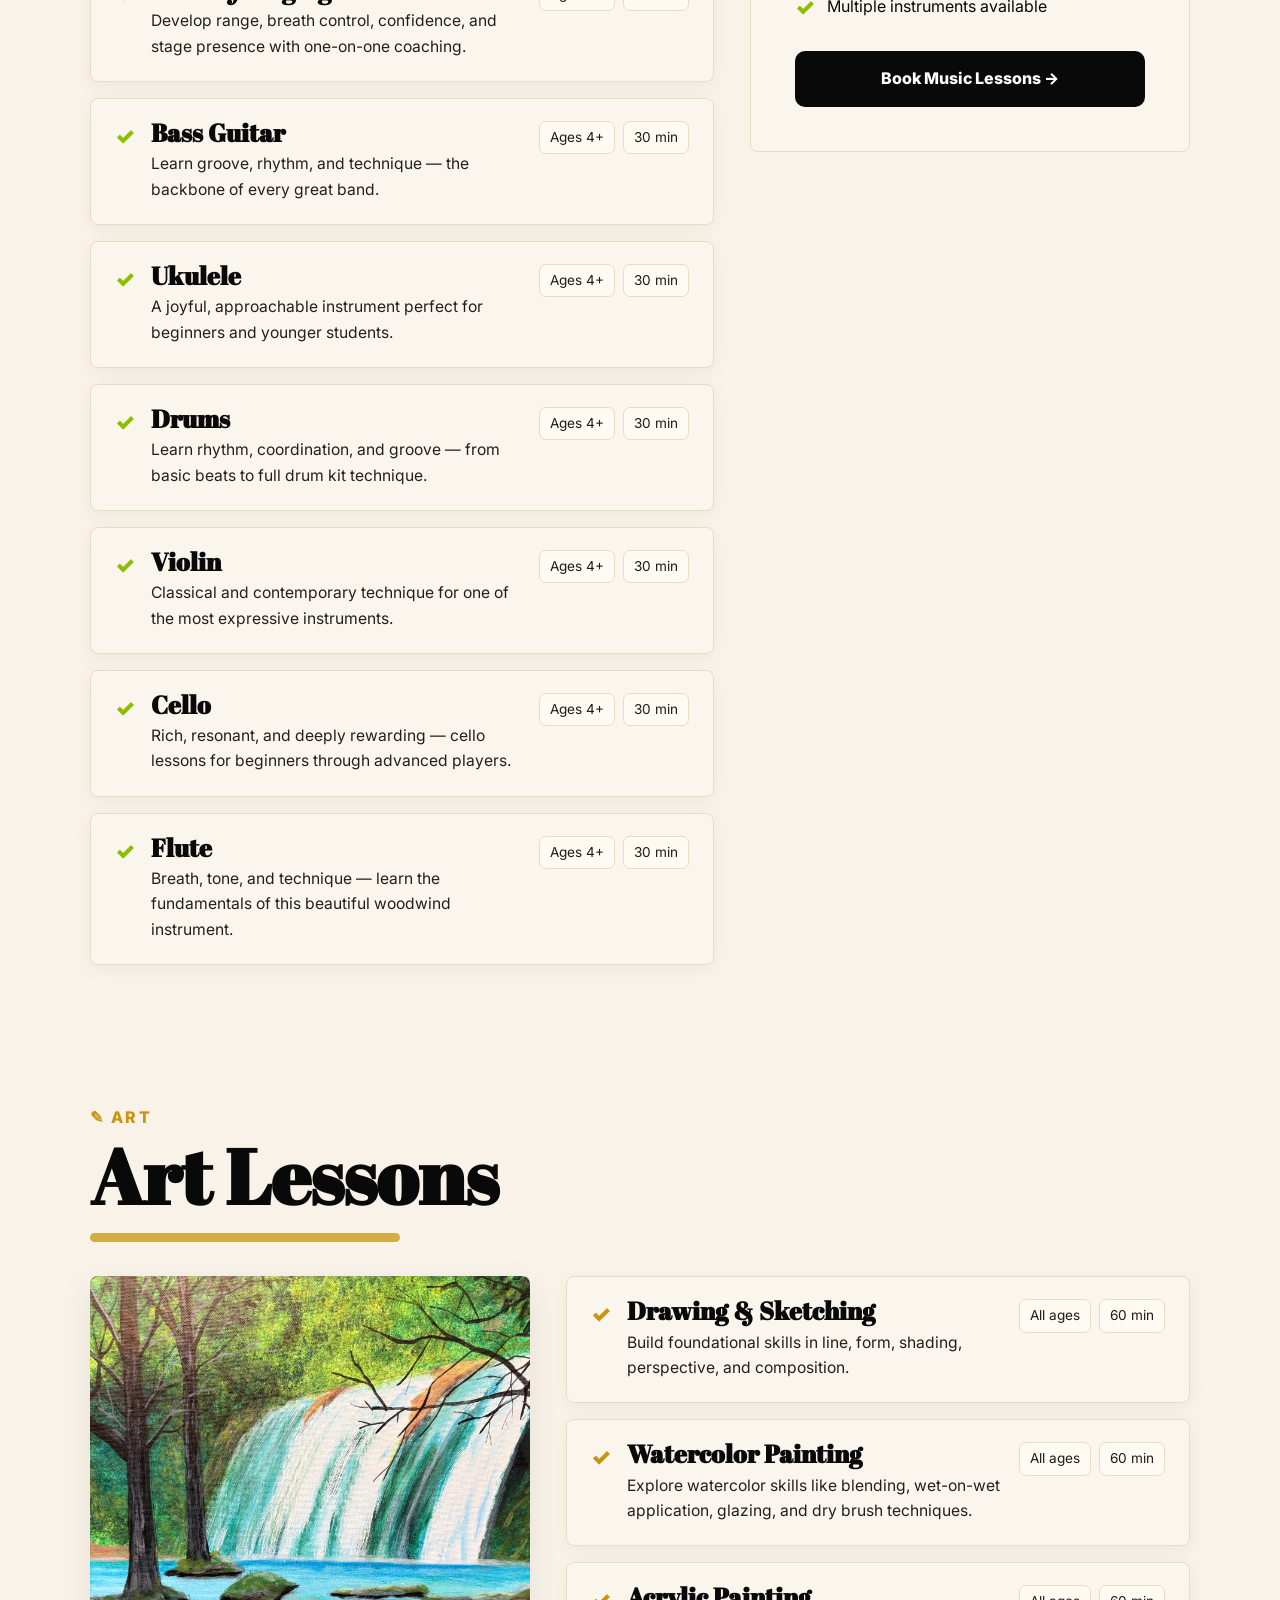
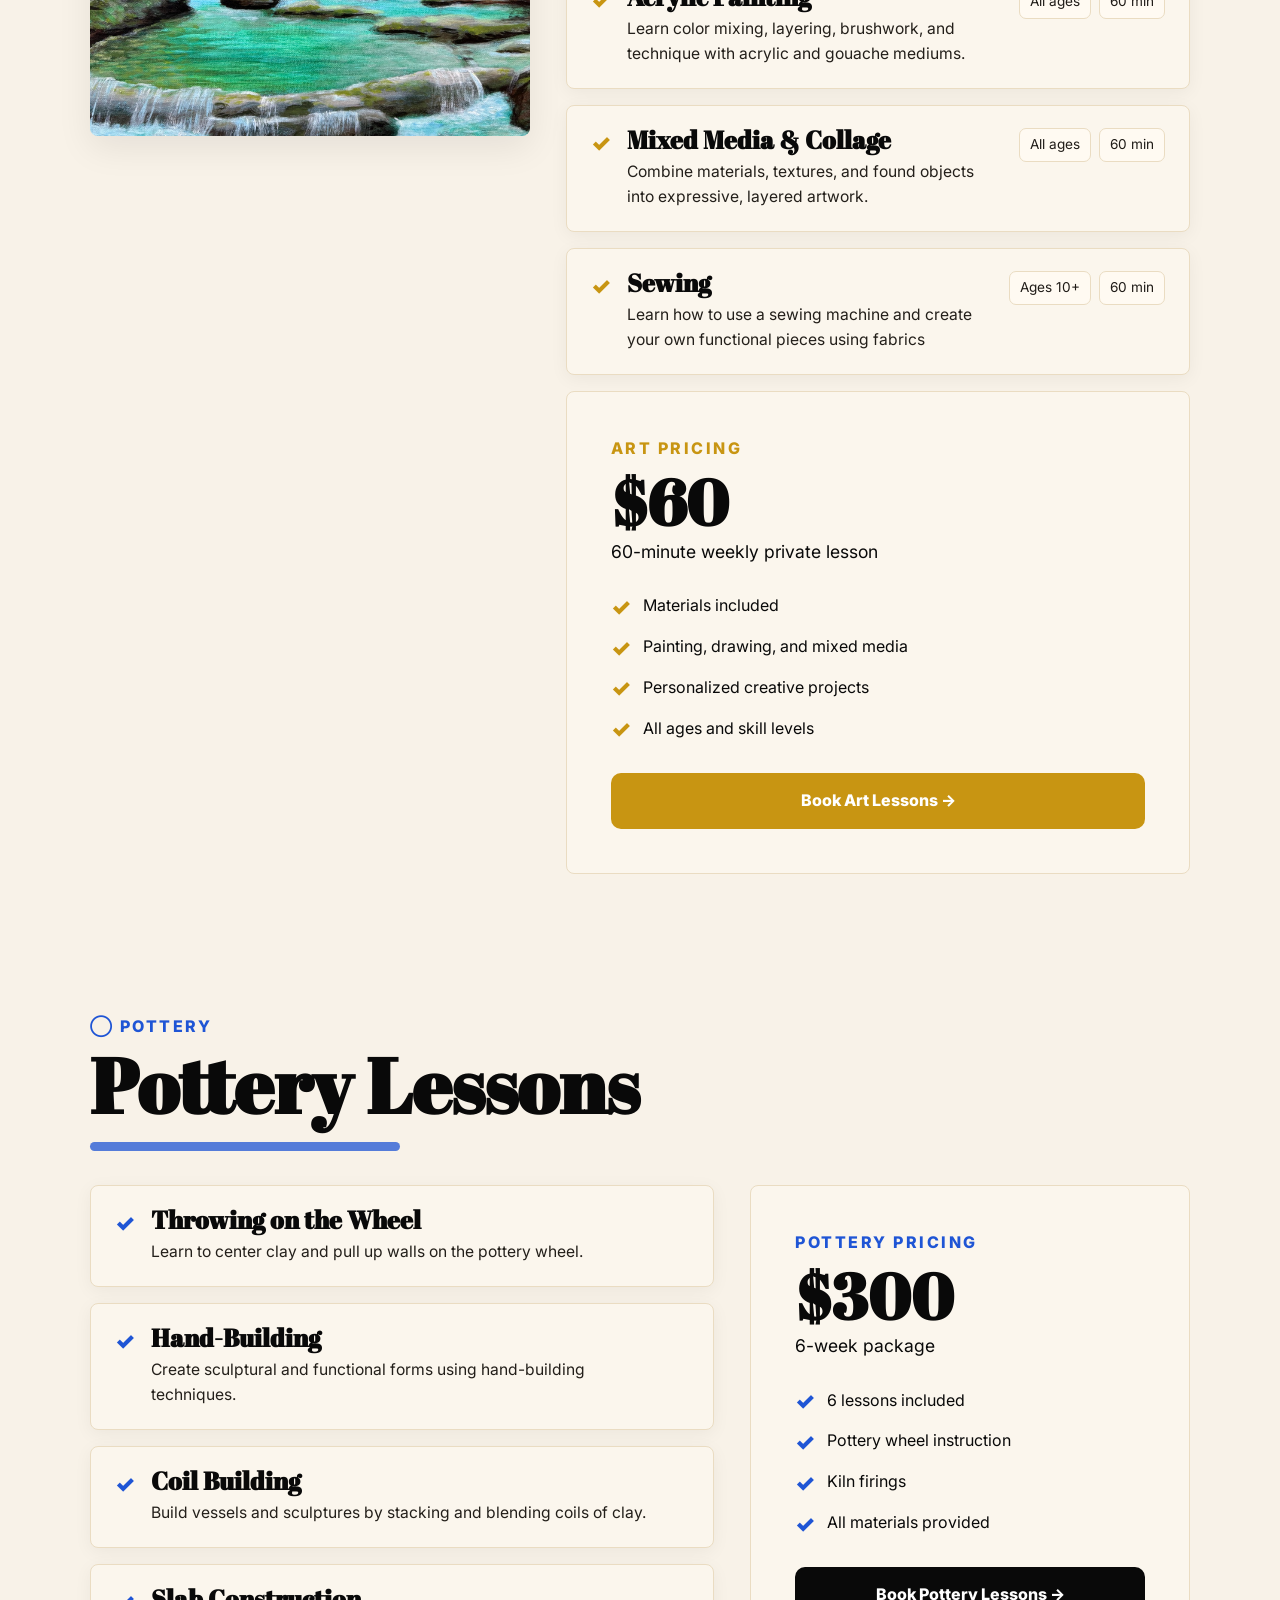
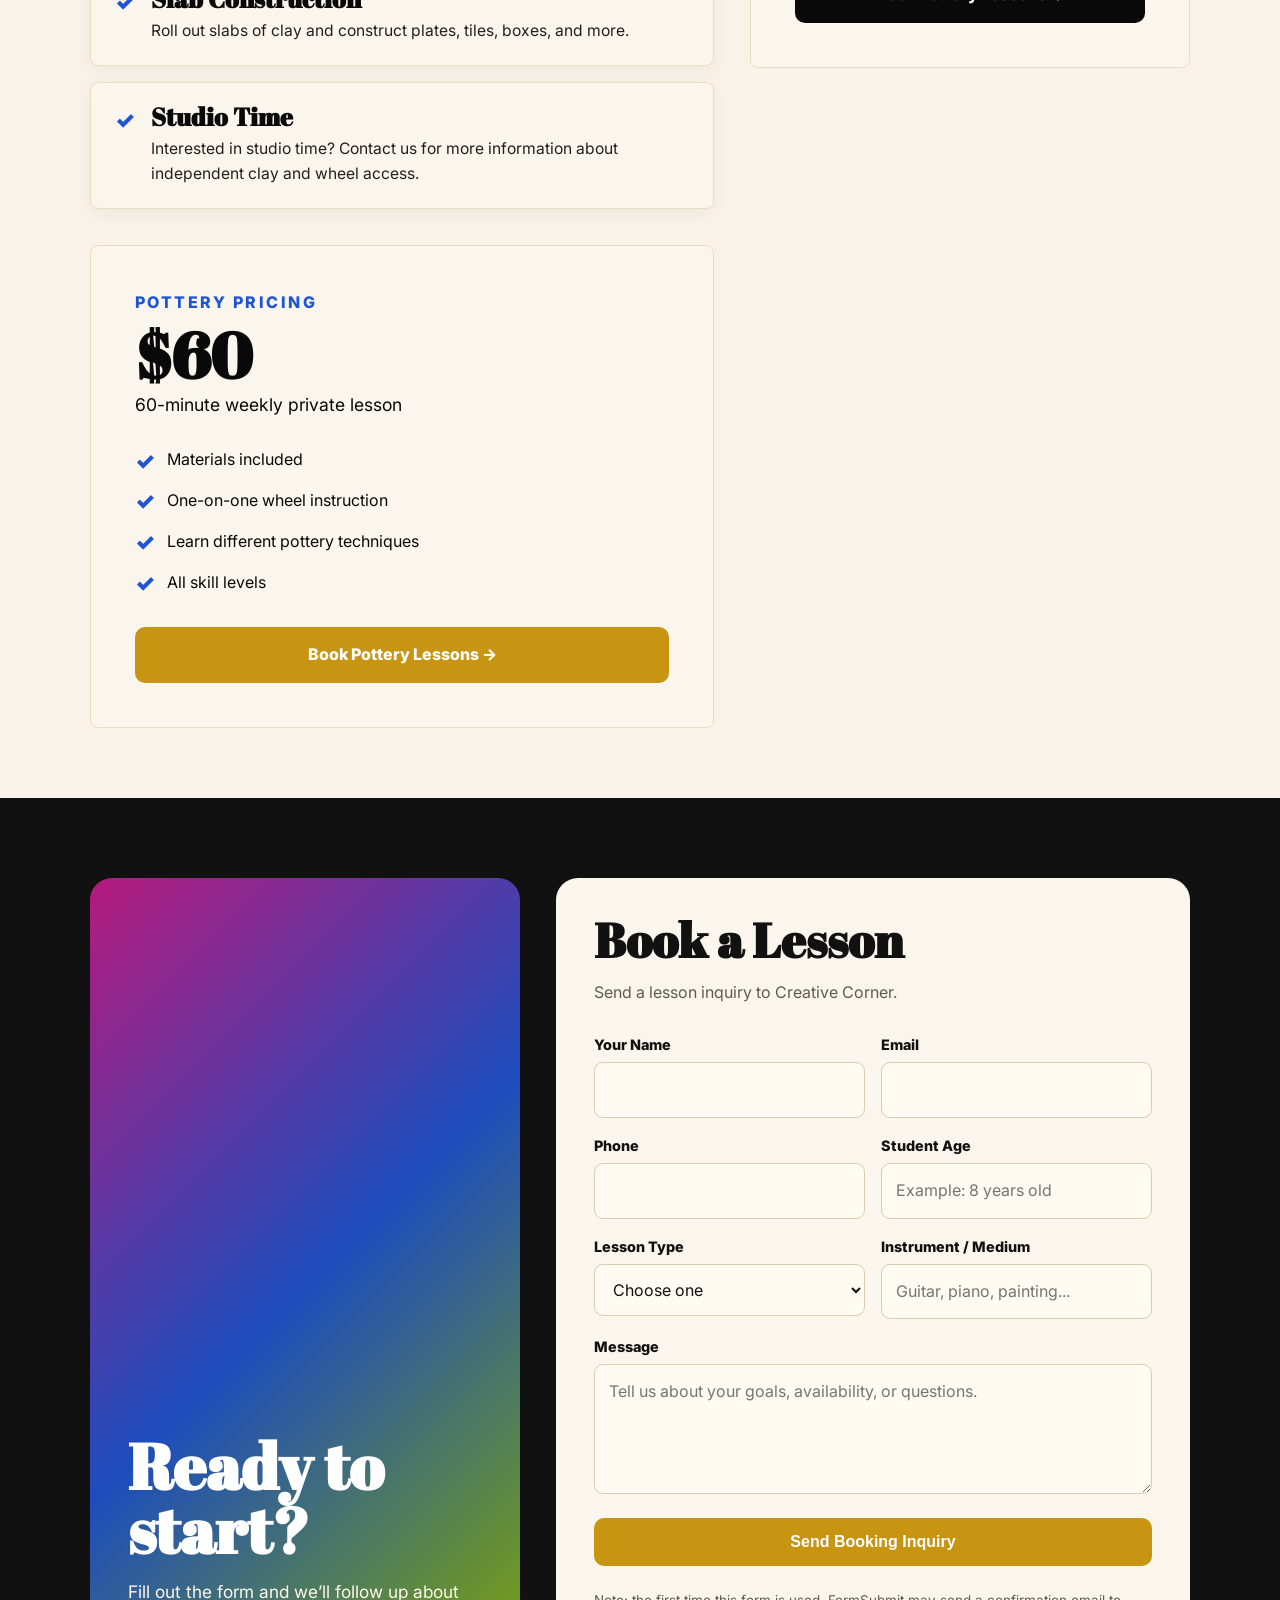
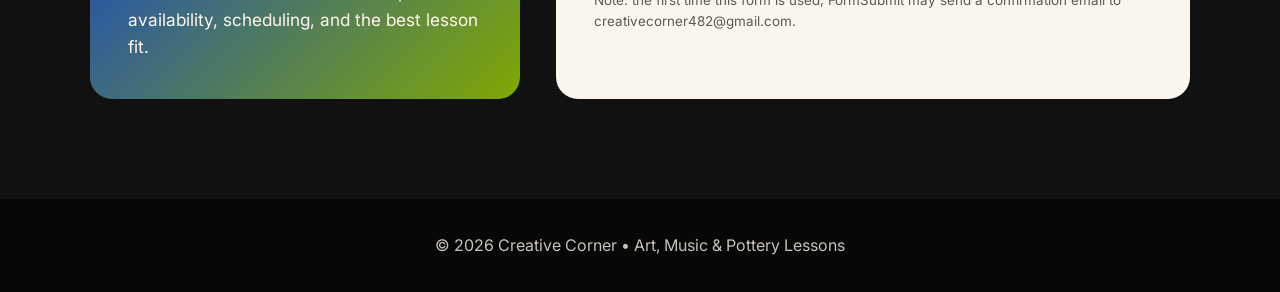
<file: lessons.html>
<!DOCTYPE html>
<html lang="en">
<head>
  <meta charset="UTF-8" />
  <meta name="viewport" content="width=device-width, initial-scale=1.0" />
  <title>Lessons | Creative Corner</title>
  <link rel="stylesheet" href="styles.css" />
  <link rel="preconnect" href="https://fonts.googleapis.com">
  <link rel="preconnect" href="https://fonts.gstatic.com" crossorigin>
  <link href="https://fonts.googleapis.com/css2?family=Abril+Fatface&family=Inter:wght@300;400;500;600;700;800&display=swap" rel="stylesheet">
  <style>
    *{margin:0;padding:0;box-sizing:border-box}
    :root{--cream:#f8f2e8;--ink:#090909;--gold:#c89512;--green:#8fbd00;--blue:#1f55d5;--muted:#5f5a52}
    html{scroll-behavior:smooth}
    body{font-family:'Inter',sans-serif;background:var(--cream);color:var(--ink);line-height:1.6}
    .navbar{display:flex;justify-content:space-between;align-items:center;gap:24px;padding:24px 7%;background:#f6efe3;border-bottom:1px solid #e5d7be;position:sticky;top:0;z-index:100}
    .brand{display:flex;align-items:center;gap:14px;text-decoration:none;color:var(--ink)}
    .brand img{width:46px;height:46px;object-fit:contain;border-radius:50%}
    .brand span{font-family:'Abril Fatface',serif;font-size:2rem}
    .nav-links{display:flex;gap:28px;flex-wrap:wrap;align-items:center}
    .nav-links a{color:#2d2a26;text-decoration:none;font-weight:700;font-size:.95rem}
    .nav-links a:hover,.nav-links a.active{color:var(--gold)}
    .hero{min-height:58vh;display:flex;align-items:center;padding:90px 7%;background:linear-gradient(90deg,rgba(0,0,0,.72),rgba(0,0,0,.45),rgba(0,0,0,.2)),url('https://images.unsplash.com/photo-1511379938547-c1f69419868d?q=80&w=1800&auto=format&fit=crop');background-position:center;background-size:cover;color:white;position:relative}
    .hero:after{content:"";position:absolute;bottom:-1px;left:0;width:100%;height:90px;background:linear-gradient(to bottom,transparent,var(--cream))}
    .hero-content{max-width:820px;position:relative;z-index:2}
    .eyebrow{color:#ffd15b;letter-spacing:2.5px;font-weight:800;text-transform:uppercase;margin-bottom:16px}
    h1,h2,h3,.brand span{font-family:'Abril Fatface',serif;line-height:1}
    .hero h1{font-size:clamp(3.2rem,8vw,7rem);margin-bottom:22px}
    .hero p{font-size:1.2rem;max-width:650px;color:#f1eee8;margin-bottom:32px}
    .hero-buttons{display:flex;gap:16px;flex-wrap:wrap}
    .btn{display:inline-flex;align-items:center;justify-content:center;gap:10px;padding:15px 26px;border-radius:10px;text-decoration:none;font-weight:800;border:0;cursor:pointer;font-size:1rem;transition:.25s}
    .btn:hover{transform:translateY(-2px)}
    .btn-gold{background:var(--gold);color:white}.btn-dark{background:var(--ink);color:white}
    .page-intro{padding:70px 7% 20px;max-width:1080px}
    .page-intro h2{font-size:clamp(2.5rem,5vw,4.5rem);margin-bottom:18px}
    .page-intro p{color:var(--muted);font-size:1.08rem;max-width:780px}
    .lesson-section{padding:70px 7%}
    .section-heading{margin-bottom:34px}.section-heading .label{font-weight:800;letter-spacing:2.5px;text-transform:uppercase;margin-bottom:8px}
    .music .label,.music .check{color:var(--green)}.art .label,.art .check{color:var(--gold)}.pottery .label,.pottery .check{color:var(--blue)}
    .section-heading h2{font-size:clamp(3rem,6vw,5.2rem);margin-bottom:18px}
    .paint-line{width:310px;height:9px;border-radius:999px;background:var(--gold);opacity:.75}.music .paint-line{background:var(--green)}.pottery .paint-line{background:var(--blue)}
    .section-layout{display:grid;grid-template-columns:1fr 440px;gap:36px;align-items:start}.section-layout.reverse{grid-template-columns:440px 1fr}
    .lesson-list{display:grid;gap:16px}
    .lesson-card{background:#fbf6ed;border:1px solid #eadcc2;border-radius:8px;padding:22px 24px;display:grid;grid-template-columns:auto 1fr auto;gap:16px;align-items:start;min-height:94px}
    .check{font-size:1.4rem;font-weight:900;line-height:1.2;margin-top:2px}
    .lesson-card h3{font-size:1.55rem;margin-bottom:6px}.lesson-card p{color:#231f1a;font-size:.98rem}
    .badges{display:flex;gap:8px;flex-wrap:wrap;justify-content:flex-end;min-width:140px}.badge{background:#fffaf2;border:1px solid #eadcc2;border-radius:7px;padding:5px 10px;font-size:.85rem;color:#1f1b17;white-space:nowrap}
    .side-image{width:100%;min-height:460px;border-radius:8px;object-fit:cover;box-shadow:0 12px 35px rgba(0,0,0,.08)}
    .price-card{background:#fbf6ed;border:1px solid #eadcc2;border-radius:8px;padding:44px;min-height:460px;display:flex;flex-direction:column;justify-content:center}
    .price-label{color:var(--gold);letter-spacing:2.5px;font-weight:800;text-transform:uppercase;margin-bottom:8px}.music .price-label{color:var(--green)}.pottery .price-label{color:var(--blue)}
    .price-card h3{font-size:clamp(3rem,5vw,5rem);margin-bottom:4px}.price-card .sub{font-size:1.1rem;margin-bottom:26px}
    .price-card ul{list-style:none;display:grid;gap:12px;margin-bottom:30px}.price-card li{display:flex;align-items:center;gap:12px;font-size:1rem}
    .contact-wrap{padding:80px 7% 100px;background:#111;color:white}.form-grid{display:grid;grid-template-columns:430px 1fr;gap:36px;max-width:1220px;margin:auto}
    .contact-info,.form-card{border-radius:22px;padding:38px}.contact-info{background:linear-gradient(135deg,rgba(204,27,140,.88),rgba(31,85,213,.88),rgba(143,189,0,.88)),url('https://images.unsplash.com/photo-1460661419201-fd4cecdf8a8b?q=80&w=1200&auto=format&fit=crop');background-size:cover;background-position:center;display:flex;flex-direction:column;justify-content:flex-end;min-height:520px}
    .contact-info h2,.form-card h2{font-size:clamp(2.8rem,5vw,4.4rem);margin-bottom:16px}.contact-info p{font-size:1.08rem;color:#fff8ec;max-width:360px}
    .form-card{background:#fbf6ed;color:#111}.form-card h2{font-size:3rem}.form-card p{color:var(--muted);margin-bottom:28px}
    form{display:grid;gap:16px}.form-row{display:grid;grid-template-columns:1fr 1fr;gap:16px}label{font-weight:800;font-size:.9rem;display:block;margin-bottom:6px}
    input,select,textarea{width:100%;border:1px solid #dcccae;background:#fffaf2;border-radius:9px;padding:14px;font:inherit;color:#111}textarea{min-height:130px;resize:vertical}
    .form-note{font-size:.84rem;color:#686057;margin-top:8px}footer{padding:34px 7%;background:#070707;color:#c7c2ba;text-align:center}
    @media(max-width:1000px){.section-layout,.section-layout.reverse,.form-grid{grid-template-columns:1fr}.section-layout.reverse .side-image{order:2}.price-card,.side-image,.contact-info{min-height:auto}}
    @media(max-width:760px){.navbar{flex-direction:column;align-items:flex-start}.brand span{font-size:1.7rem}.nav-links{gap:16px}.lesson-card{grid-template-columns:auto 1fr}.badges{grid-column:2;justify-content:flex-start;min-width:auto}.form-row{grid-template-columns:1fr}}
  </style>
</head>
<body>
 <header class="navbar">
  <div class="logo">
    <img src="logo.png" alt="Creative Corner logo">
    <span>Creative Corner</span>
  </div>

  <nav>
    <a href="index.html">Home</a>
    <a href="lessons.html">Lessons</a>
    <a href="events.html">Events</a>
    <a href="parties.html">Parties</a>      
    <a href="contact.html">Contact</a>
  </nav>
</header>

  <section class="hero">
    <div class="hero-content">
      <div class="eyebrow">✦ Private Weekly Lessons</div>
      <h1>Art, Music & Pottery Lessons</h1>
      <p>One-on-one creative instruction for kids, teens, and adults. Choose your focus, meet weekly, and grow with a supportive instructor.</p>
      <div class="hero-buttons"><a class="btn btn-gold" href="#booking">Book a Lesson</a></div>
    </div>
  </section>

  <section class="page-intro"><h2>Explore our private lessons</h2><p>Creative Corner offers personalized weekly lessons in music, visual art, and pottery. Each lesson is designed around the student’s goals, age, interests, and skill level.</p></section>

  <section class="lesson-section music" id="music">
    <div class="section-heading"><div class="label">♫ Music</div><h2>Music Lessons</h2><div class="paint-line"></div></div>
    <div class="section-layout">
      <div class="lesson-list">
        <article class="lesson-card"><div class="check">✓</div><div><h3>Guitar</h3><p>Acoustic or electric — learn chords, strumming, fingerpicking, and your favorite songs.</p></div><div class="badges"><span class="badge">Ages 4+</span><span class="badge">30 min</span></div></article>
        <article class="lesson-card"><div class="check">✓</div><div><h3>Piano & Keyboard</h3><p>Classical foundations, pop, jazz, or playing by ear — we meet students where they are.</p></div><div class="badges"><span class="badge">Ages 4+</span><span class="badge">30 min</span></div></article>
        <article class="lesson-card"><div class="check">✓</div><div><h3>Voice & Singing</h3><p>Develop range, breath control, confidence, and stage presence with one-on-one coaching.</p></div><div class="badges"><span class="badge">Ages 4+</span><span class="badge">30 min</span></div></article>
        <article class="lesson-card"><div class="check">✓</div><div><h3>Bass Guitar</h3><p>Learn groove, rhythm, and technique — the backbone of every great band.</p></div><div class="badges"><span class="badge">Ages 4+</span><span class="badge">30 min</span></div></article>
        <article class="lesson-card"><div class="check">✓</div><div><h3>Ukulele</h3><p>A joyful, approachable instrument perfect for beginners and younger students.</p></div><div class="badges"><span class="badge">Ages 4+</span><span class="badge">30 min</span></div></article>
        <article class="lesson-card"><div class="check">✓</div><div><h3>Drums</h3><p>Learn rhythm, coordination, and groove — from basic beats to full drum kit technique.</p></div><div class="badges"><span class="badge">Ages 4+</span><span class="badge">30 min</span></div></article>
        <article class="lesson-card"><div class="check">✓</div><div><h3>Violin</h3><p>Classical and contemporary technique for one of the most expressive instruments.</p></div><div class="badges"><span class="badge">Ages 4+</span><span class="badge">30 min</span></div></article>
        <article class="lesson-card"><div class="check">✓</div><div><h3>Cello</h3><p>Rich, resonant, and deeply rewarding — cello lessons for beginners through advanced players.</p></div><div class="badges"><span class="badge">Ages 4+</span><span class="badge">30 min</span></div></article>
        <article class="lesson-card"><div class="check">✓</div><div><h3>Flute</h3><p>Breath, tone, and technique — learn the fundamentals of this beautiful woodwind instrument.</p></div><div class="badges"><span class="badge">Ages 4+</span><span class="badge">30 min</span></div></article>
      </div>
      <aside class="price-card"><div class="price-label">Music Pricing</div><h3>$45</h3><p class="sub">30-minute weekly private lesson</p><ul><li><span class="check">✓</span> One-on-one instruction</li><li><span class="check">✓</span> Beginner to advanced</li><li><span class="check">✓</span> Same instructor each week</li><li><span class="check">✓</span> Multiple instruments available</li></ul><a class="btn btn-dark" href="#booking">Book Music Lessons →</a></aside>
    </div>
  </section>

  <section class="lesson-section art" id="art">
    <div class="section-heading"><div class="label">✎ Art</div><h2>Art Lessons</h2><div class="paint-line"></div></div>
    <div class="section-layout reverse">
      <img class="side-image" src="art-lesson-waterfall.jpeg" alt="Waterfall painting">
      <div class="lesson-list">
        <article class="lesson-card"><div class="check">✓</div><div><h3>Drawing & Sketching</h3><p>Build foundational skills in line, form, shading, perspective, and composition.</p></div><div class="badges"><span class="badge">All ages</span><span class="badge">60 min</span></div></article>
        <article class="lesson-card"><div class="check">✓</div><div><h3>Watercolor Painting</h3><p>Explore watercolor skills like blending, wet-on-wet application, glazing, and dry brush techniques.</p></div><div class="badges"><span class="badge">All ages</span><span class="badge">60 min</span></div></article>
        <article class="lesson-card"><div class="check">✓</div><div><h3>Acrylic Painting</h3><p>Learn color mixing, layering, brushwork, and technique with acrylic and gouache mediums.</p></div><div class="badges"><span class="badge">All ages</span><span class="badge">60 min</span></div></article>
        <article class="lesson-card"><div class="check">✓</div><div><h3>Mixed Media & Collage</h3><p>Combine materials, textures, and found objects into expressive, layered artwork.</p></div><div class="badges"><span class="badge">All ages</span><span class="badge">60 min</span></div></article>
        <article class="lesson-card"><div class="check">✓</div><div><h3>Sewing</h3><p>Learn how to use a sewing machine and create your own functional pieces using fabrics</p></div><div class="badges"><span class="badge">Ages 10+</span><span class="badge">60 min</span></div></article>
        <aside class="price-card"><div class="price-label">Art Pricing</div><h3>$60</h3><p class="sub">60-minute weekly private lesson</p><ul><li><span class="check">✓</span> Materials included</li><li><span class="check">✓</span> Painting, drawing, and mixed media</li><li><span class="check">✓</span> Personalized creative projects</li><li><span class="check">✓</span> All ages and skill levels</li></ul><a class="btn btn-gold" href="#booking">Book Art Lessons →</a></aside>
      </div>
    </div>
  </section>

  <section class="lesson-section pottery" id="pottery">
    <div class="section-heading"><div class="label">◯ Pottery</div><h2>Pottery Lessons</h2><div class="paint-line"></div></div>
    <div class="section-layout">
      <div class="lesson-list">
        <article class="lesson-card"><div class="check">✓</div><div><h3>Throwing on the Wheel</h3><p>Learn to center clay and pull up walls on the pottery wheel.</p></div></article>
        <article class="lesson-card"><div class="check">✓</div><div><h3>Hand-Building</h3><p>Create sculptural and functional forms using hand-building techniques.</p></div></article>
        <article class="lesson-card"><div class="check">✓</div><div><h3>Coil Building</h3><p>Build vessels and sculptures by stacking and blending coils of clay.</p></div></article>
        <article class="lesson-card"><div class="check">✓</div><div><h3>Slab Construction</h3><p>Roll out slabs of clay and construct plates, tiles, boxes, and more.</p></div></article>
        <article class="lesson-card"><div class="check">✓</div> <div><h3>Studio Time</h3><p>Interested in studio time? Contact us for more information about independent clay and wheel access.</p></div></article>
      </div>
      <aside class="price-card"><div class="price-label">Pottery Pricing</div><h3>$300</h3><p class="sub">6-week package</p><ul><li><span class="check">✓</span> 6 lessons included</li><li><span class="check">✓</span> Pottery wheel instruction</li><li><span class="check">✓</span> Kiln firings</li><li><span class="check">✓</span> All materials provided</li></ul><a class="btn btn-dark" href="#booking">Book Pottery Lessons →</a></aside>
              <aside class="price-card"><div class="price-label">Pottery Pricing</div><h3>$60</h3><p class="sub">60-minute weekly private lesson</p><ul><li><span class="check">✓</span> Materials included</li><li><span class="check">✓</span> One-on-one wheel instruction</li><li><span class="check">✓</span> Learn different pottery techniques</li><li><span class="check">✓</span> All skill levels</li></ul><a class="btn btn-gold" href="#booking">Book Pottery Lessons →</a></aside>
    </div>
  </section>

  <section class="contact-wrap" id="booking">
    <div class="form-grid">
      <div class="contact-info"><h2>Ready to start?</h2><p>Fill out the form and we’ll follow up about availability, scheduling, and the best lesson fit.</p></div>
      <div class="form-card">
        <h2>Book a Lesson</h2><p>Send a lesson inquiry to Creative Corner.</p>
        <form action="https://formsubmit.co/creativecorner482@gmail.com" method="POST">
          <input type="hidden" name="_subject" value="New Creative Corner Lesson Inquiry"><input type="hidden" name="_captcha" value="false"><input type="hidden" name="_template" value="table">
          <div class="form-row"><div><label for="name">Your Name</label><input id="name" name="Name" type="text" required></div><div><label for="email">Email</label><input id="email" name="Email" type="email" required></div></div>
          <div class="form-row"><div><label for="phone">Phone</label><input id="phone" name="Phone" type="tel"></div><div><label for="student-age">Student Age</label><input id="student-age" name="Student Age" type="text" placeholder="Example: 8 years old"></div></div>
          <div class="form-row"><div><label for="program">Lesson Type</label><select id="program" name="Lesson Type" required><option value="">Choose one</option><option>Music Lessons</option><option>Art Lessons</option><option>Pottery Lessons</option><option>Not sure yet</option></select></div><div><label for="instrument">Instrument / Medium</label><input id="instrument" name="Instrument or Medium" type="text" placeholder="Guitar, piano, painting..."></div></div>
          <div><label for="message">Message</label><textarea id="message" name="Message" placeholder="Tell us about your goals, availability, or questions."></textarea></div>
          <button class="btn btn-gold" type="submit">Send Booking Inquiry</button>
          <p class="form-note">Note: the first time this form is used, FormSubmit may send a confirmation email to creativecorner482@gmail.com.</p>
        </form>
      </div>
    </div>
  </section>

  <footer>© 2026 Creative Corner • Art, Music & Pottery Lessons</footer>
</body>
</html>
</file>
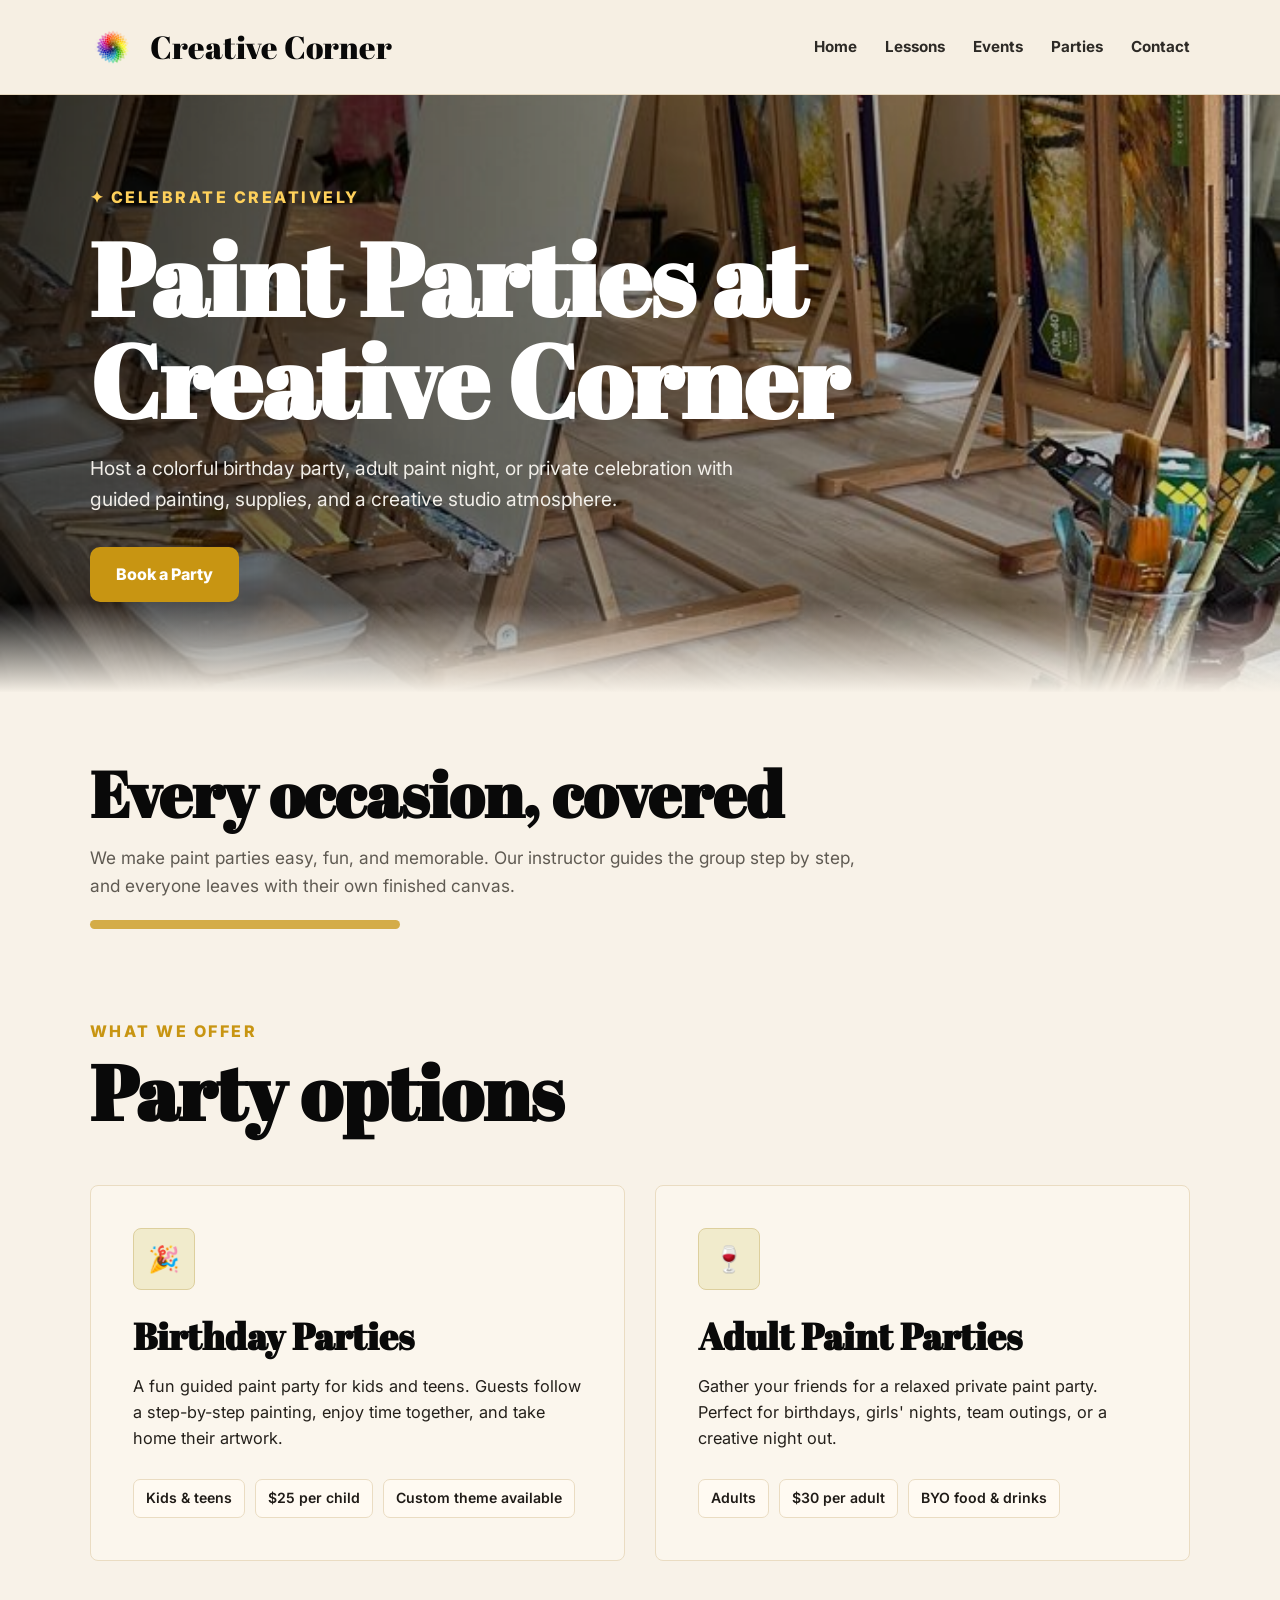
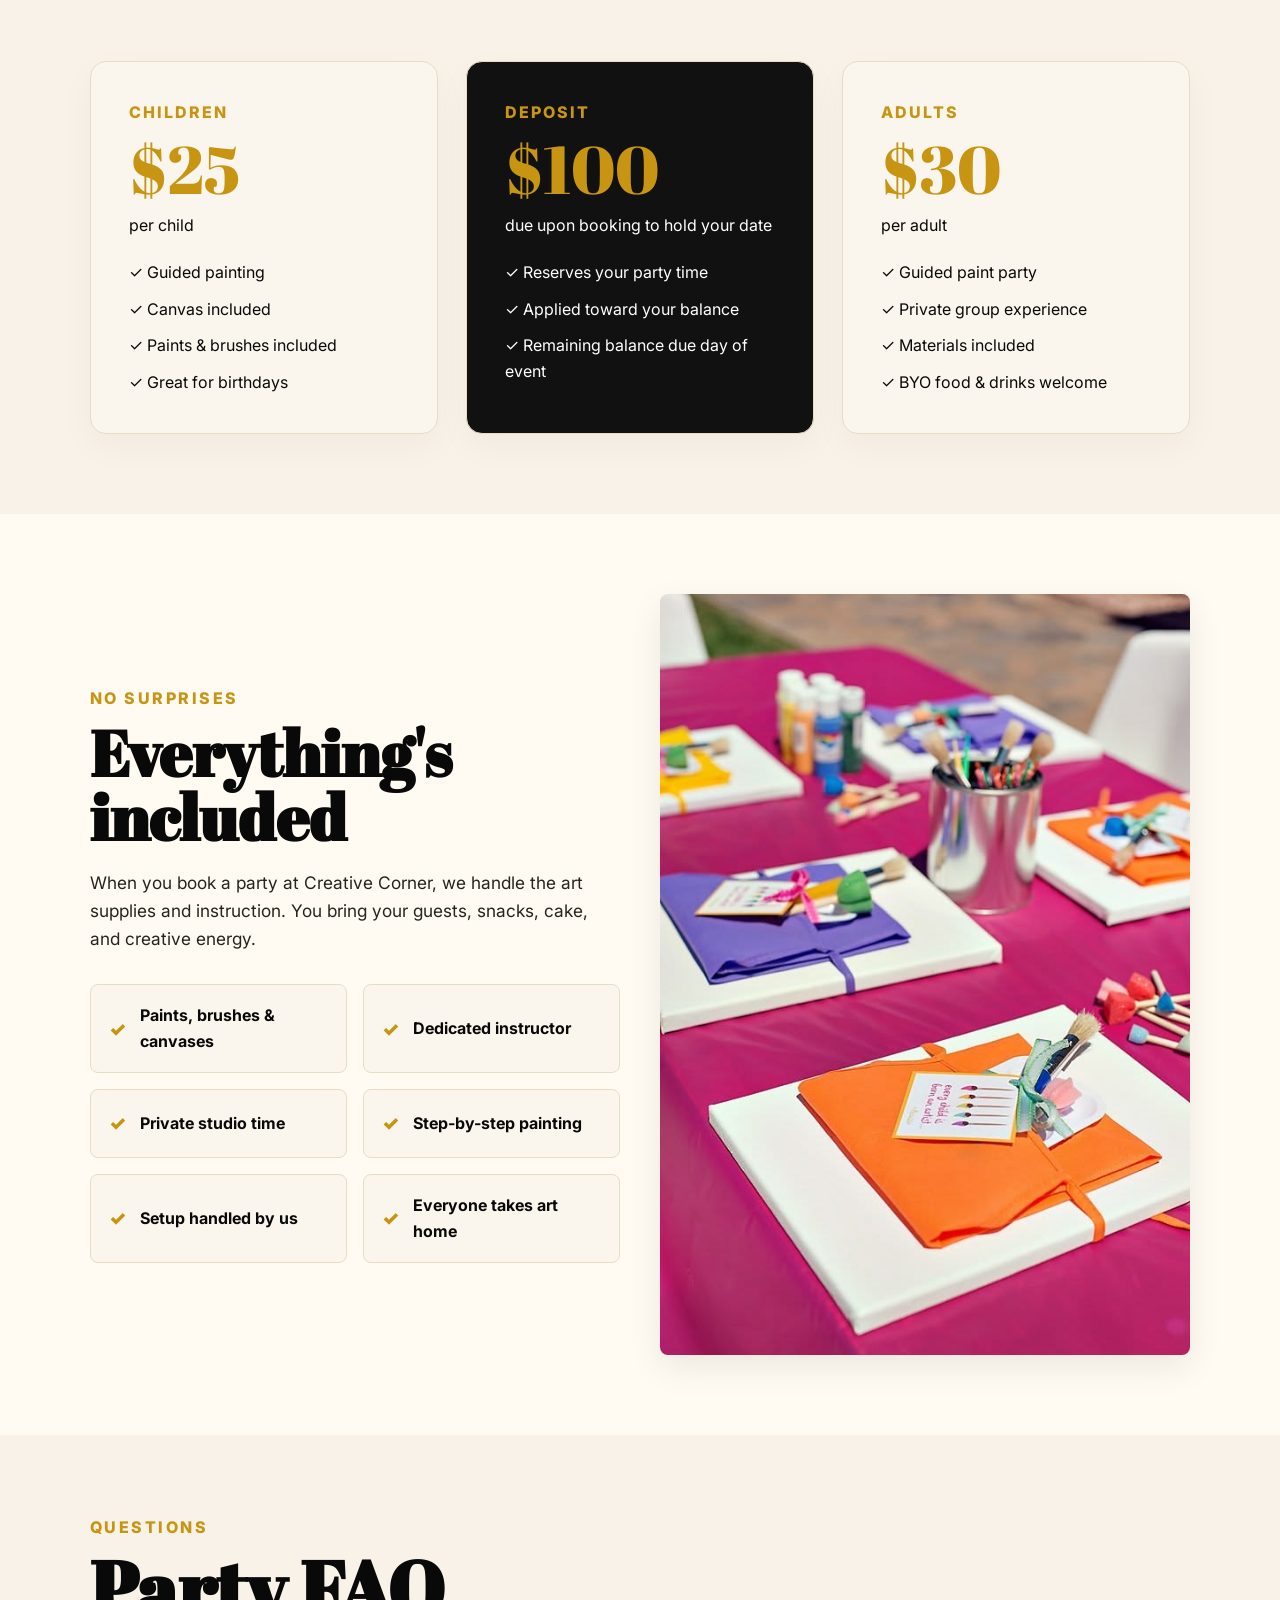
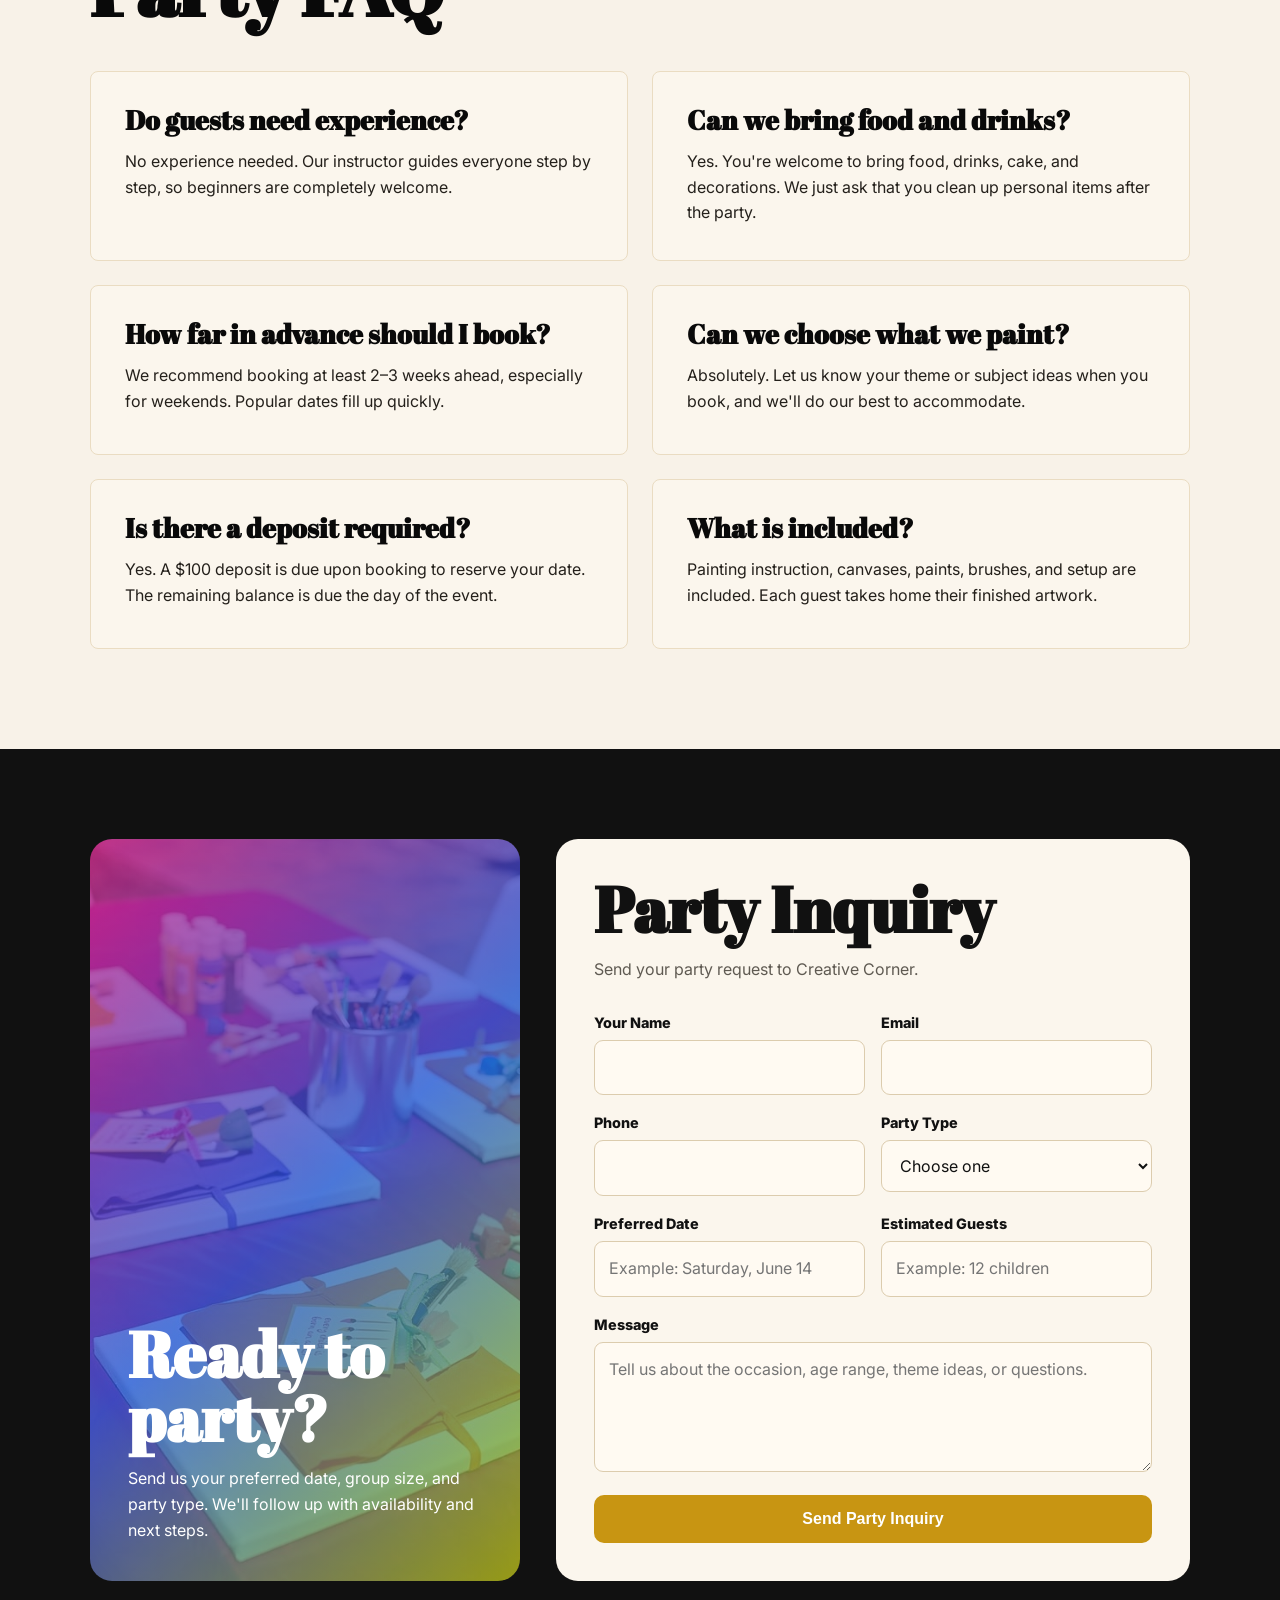
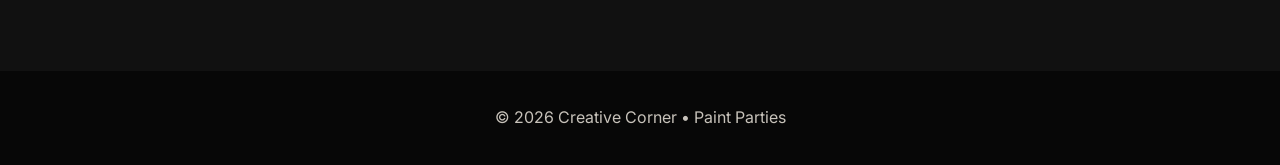
<file: parties.html>
<!DOCTYPE html>
<html lang="en">
<head>
  <meta charset="UTF-8" />
  <meta name="viewport" content="width=device-width, initial-scale=1.0" />

  <title>Paint Parties | Creative Corner</title>

  <link rel="preconnect" href="https://fonts.googleapis.com">
  <link rel="preconnect" href="https://fonts.gstatic.com" crossorigin>
  <link href="https://fonts.googleapis.com/css2?family=Abril+Fatface&family=Inter:wght@300;400;500;600;700;800&display=swap" rel="stylesheet">

  <style>
    *{margin:0;padding:0;box-sizing:border-box}

    :root{
      --cream:#f8f2e8;
      --ink:#090909;
      --gold:#c89512;
      --green:#8fbd00;
      --pink:#cc1b8c;
      --blue:#1f55d5;
      --muted:#5f5a52;
      --card:#fbf6ed;
      --border:#eadcc2;
    }

    html{scroll-behavior:smooth}

    body{
      font-family:'Inter',sans-serif;
      background:var(--cream);
      color:var(--ink);
      line-height:1.6;
    }

    .navbar{
      display:flex;
      justify-content:space-between;
      align-items:center;
      gap:24px;
      padding:24px 7%;
      background:#f6efe3;
      border-bottom:1px solid #e5d7be;
      position:sticky;
      top:0;
      z-index:100;
    }

    .brand{
      display:flex;
      align-items:center;
      gap:14px;
      text-decoration:none;
      color:var(--ink);
    }

    .brand img{
      width:46px;
      height:46px;
      object-fit:contain;
      border-radius:50%;
    }

    .brand span,h1,h2,h3{
      font-family:'Abril Fatface',serif;
      line-height:1;
    }

    .brand span{font-size:2rem}

    .nav-links{
      display:flex;
      gap:28px;
      flex-wrap:wrap;
      align-items:center;
    }

    .nav-links a{
      color:#2d2a26;
      text-decoration:none;
      font-weight:700;
      font-size:.95rem;
    }

    .nav-links a:hover,
    .nav-links a.active{color:var(--gold)}

    .hero{
      min-height:62vh;
      display:flex;
      align-items:center;
      padding:90px 7%;
      background:
        linear-gradient(90deg,rgba(0,0,0,.70),rgba(0,0,0,.38),rgba(0,0,0,.14)),
        url('paint-studio.jpeg');
      background-position:center;
      background-size:cover;
      color:white;
      position:relative;
    }

    .hero:after{
      content:"";
      position:absolute;
      bottom:-1px;
      left:0;
      width:100%;
      height:90px;
      background:linear-gradient(to bottom,transparent,var(--cream));
    }

    .hero-content{
      max-width:900px;
      position:relative;
      z-index:2;
    }

    .eyebrow{
      color:#ffd15b;
      letter-spacing:2.5px;
      font-weight:800;
      text-transform:uppercase;
      margin-bottom:16px;
    }

    .hero h1{
      font-size:clamp(3.2rem,8vw,7rem);
      margin-bottom:22px;
    }

    .hero p{
      font-size:1.2rem;
      max-width:650px;
      color:#f1eee8;
      margin-bottom:32px;
    }

    .btn{
      display:inline-flex;
      align-items:center;
      justify-content:center;
      gap:10px;
      padding:15px 26px;
      border-radius:10px;
      text-decoration:none;
      font-weight:800;
      border:0;
      cursor:pointer;
      font-size:1rem;
      transition:.25s;
    }

    .btn:hover{transform:translateY(-2px)}
    .btn-gold{background:var(--gold);color:white}
    .btn-dark{background:var(--ink);color:white}

    .intro{
      padding:70px 7% 20px;
      max-width:1080px;
    }

    .intro h2{
      font-size:clamp(2.5rem,5vw,4.5rem);
      margin-bottom:18px;
    }

    .intro p{
      color:var(--muted);
      font-size:1.08rem;
      max-width:780px;
    }

    .paint-line{
      width:310px;
      height:9px;
      border-radius:999px;
      background:var(--gold);
      opacity:.75;
      margin-top:20px;
    }

    .offer{
      padding:70px 7%;
    }

    .section-label{
      color:var(--gold);
      font-weight:800;
      letter-spacing:2.5px;
      text-transform:uppercase;
      margin-bottom:10px;
    }

    .section-title{
      font-size:clamp(3rem,6vw,5.2rem);
      margin-bottom:24px;
    }

    .party-grid{
      display:grid;
      grid-template-columns:1fr 1fr;
      gap:30px;
      margin-top:54px;
    }

    .party-card{
      background:var(--card);
      border:1px solid var(--border);
      border-radius:8px;
      padding:42px;
      min-height:330px;
    }

    .icon-box{
      width:62px;
      height:62px;
      display:grid;
      place-items:center;
      background:#f1ebcc;
      color:var(--gold);
      border:1px solid #ddcf9d;
      border-radius:8px;
      font-size:1.6rem;
      margin-bottom:28px;
    }

    .party-card h3{
      font-size:2.3rem;
      margin-bottom:18px;
    }

    .party-card p{
      font-size:1.02rem;
      color:#24201b;
      margin-bottom:28px;
    }

    .badges{
      display:flex;
      gap:10px;
      flex-wrap:wrap;
    }

    .badge{
      background:#fffaf2;
      border:1px solid var(--border);
      border-radius:7px;
      padding:7px 12px;
      font-size:.88rem;
      color:#1f1b17;
      font-weight:600;
    }

    .pricing{
      padding:30px 7% 80px;
      display:grid;
      grid-template-columns:1fr 1fr 1fr;
      gap:28px;
    }

    .price-card{
      background:var(--card);
      border:1px solid var(--border);
      border-radius:16px;
      padding:38px;
      box-shadow:0 12px 35px rgba(0,0,0,.04);
    }

    .price-card.featured{
      background:#111;
      color:white;
    }

    .price-label{
      color:var(--gold);
      letter-spacing:2px;
      font-weight:800;
      text-transform:uppercase;
      margin-bottom:10px;
    }

    .price{
      font-family:'Abril Fatface',serif;
      font-size:4.2rem;
      line-height:1;
      color:var(--gold);
      margin-bottom:10px;
    }

    .price-card p{
      margin-bottom:22px;
      color:inherit;
    }

    .price-card ul{
      list-style:none;
      display:grid;
      gap:11px;
    }

    .price-card li{
      display:flex;
      gap:10px;
      align-items:flex-start;
    }

    .included{
      padding:80px 7%;
      display:grid;
      grid-template-columns:1fr 1fr;
      gap:40px;
      align-items:center;
      background:#fffaf2;
    }

    .included h2{
      font-size:clamp(2.8rem,5vw,4.8rem);
      margin-bottom:20px;
    }

    .included p{
      color:#27231e;
      font-size:1.08rem;
      max-width:720px;
      margin-bottom:32px;
    }

    .included-list{
      display:grid;
      grid-template-columns:1fr 1fr;
      gap:16px;
    }

    .included-item{
      background:var(--card);
      border:1px solid var(--border);
      border-radius:8px;
      padding:18px;
      display:flex;
      gap:14px;
      align-items:center;
      font-weight:700;
    }

    .included-item span{
      color:var(--gold);
      font-weight:900;
      font-size:1.2rem;
    }

    .included-photo{
      width:100%;
      min-height:520px;
      object-fit:cover;
      border-radius:8px;
      box-shadow:0 12px 35px rgba(0,0,0,.08);
    }

    .faq{
      padding:80px 7% 100px;
    }

    .faq-grid{
      display:grid;
      grid-template-columns:1fr 1fr;
      gap:24px;
      margin-top:44px;
      max-width:1260px;
    }

    .faq-card{
      background:var(--card);
      border:1px solid var(--border);
      border-radius:8px;
      padding:34px;
      min-height:170px;
    }

    .faq-card h3{
      font-size:1.7rem;
      margin-bottom:16px;
    }

    .faq-card p{
      color:#24201b;
    }

    .booking{
      padding:90px 7%;
      background:#111;
      color:white;
    }

    .form-grid{
      display:grid;
      grid-template-columns:430px 1fr;
      gap:36px;
      max-width:1220px;
      margin:auto;
    }

    .contact-info,.form-card{
      border-radius:22px;
      padding:38px;
    }

    .contact-info{
      background:
        linear-gradient(135deg,rgba(204,27,140,.78),rgba(31,85,213,.78),rgba(143,189,0,.78)),
        url('party-table.jpeg');
      background-size:cover;
      background-position:center;
      min-height:520px;
      display:flex;
      flex-direction:column;
      justify-content:flex-end;
    }

    .contact-info h2,.form-card h2{
      font-size:clamp(2.8rem,5vw,4.4rem);
      margin-bottom:16px;
    }

    .form-card{
      background:var(--card);
      color:#111;
    }

    .form-card p{
      color:var(--muted);
      margin-bottom:28px;
    }

    form{display:grid;gap:16px}

    .form-row{
      display:grid;
      grid-template-columns:1fr 1fr;
      gap:16px;
    }

    label{
      font-weight:800;
      font-size:.9rem;
      display:block;
      margin-bottom:6px;
    }

    input,select,textarea{
      width:100%;
      border:1px solid #dcccae;
      background:#fffaf2;
      border-radius:9px;
      padding:14px;
      font:inherit;
      color:#111;
    }

    textarea{
      min-height:130px;
      resize:vertical;
    }

    footer{
      padding:34px 7%;
      background:#070707;
      color:#c7c2ba;
      text-align:center;
    }

    @media(max-width:1000px){
      .party-grid,.pricing,.included,.form-grid,.faq-grid{
        grid-template-columns:1fr;
      }

      .included-photo{
        min-height:auto;
      }
    }

    @media(max-width:760px){
      .navbar{
        flex-direction:column;
        align-items:flex-start;
      }

      .brand span{font-size:1.7rem}
      .nav-links{gap:16px}
      .party-card,.price-card,.form-card,.contact-info{padding:28px}
      .included-list,.form-row{grid-template-columns:1fr}
    }
  </style>
</head>

<body>

  <header class="navbar">
    <a class="brand" href="index.html">
      <img src="logo.png" alt="Creative Corner logo">
      <span>Creative Corner</span>
    </a>

    <nav class="nav-links">
      <a href="index.html">Home</a>
      <a href="lessons.html">Lessons</a>
      <a href="events.html">Events</a>
      <a href="parties.html">Parties</a>      
      <a href="contact.html">Contact</a>
    </nav>
  </header>

  <section class="hero">
    <div class="hero-content">
      <div class="eyebrow">✦ Celebrate Creatively</div>
      <h1>Paint Parties at Creative Corner</h1>
      <p>
        Host a colorful birthday party, adult paint night, or private celebration
        with guided painting, supplies, and a creative studio atmosphere.
      </p>
      <a class="btn btn-gold" href="#booking">Book a Party</a>
    </div>
  </section>

  <section class="intro">
    <h2>Every occasion, covered</h2>
    <p>
      We make paint parties easy, fun, and memorable. Our instructor guides the group step by step,
      and everyone leaves with their own finished canvas.
    </p>
    <div class="paint-line"></div>
  </section>

  <section class="offer">
    <div class="section-label">What We Offer</div>
    <h2 class="section-title">Party options</h2>

    <div class="party-grid">
      <article class="party-card">
        <div class="icon-box">🎉</div>
        <h3>Birthday Parties</h3>
        <p>
          A fun guided paint party for kids and teens. Guests follow a step-by-step painting,
          enjoy time together, and take home their artwork.
        </p>
        <div class="badges">
          <span class="badge">Kids & teens</span>
          <span class="badge">$25 per child</span>
          <span class="badge">Custom theme available</span>
        </div>
      </article>

      <article class="party-card">
        <div class="icon-box">🍷</div>
        <h3>Adult Paint Parties</h3>
        <p>
          Gather your friends for a relaxed private paint party. Perfect for birthdays,
          girls' nights, team outings, or a creative night out.
        </p>
        <div class="badges">
          <span class="badge">Adults</span>
          <span class="badge">$30 per adult</span>
          <span class="badge">BYO food & drinks</span>
        </div>
      </article>
    </div>
  </section>

  <section class="pricing">
    <article class="price-card">
      <div class="price-label">Children</div>
      <div class="price">$25</div>
      <p>per child</p>
      <ul>
        <li>✓ Guided painting</li>
        <li>✓ Canvas included</li>
        <li>✓ Paints & brushes included</li>
        <li>✓ Great for birthdays</li>
      </ul>
    </article>

    <article class="price-card featured">
      <div class="price-label">Deposit</div>
      <div class="price">$100</div>
      <p>due upon booking to hold your date</p>
      <ul>
        <li>✓ Reserves your party time</li>
        <li>✓ Applied toward your balance</li>
        <li>✓ Remaining balance due day of event</li>
      </ul>
    </article>

    <article class="price-card">
      <div class="price-label">Adults</div>
      <div class="price">$30</div>
      <p>per adult</p>
      <ul>
        <li>✓ Guided paint party</li>
        <li>✓ Private group experience</li>
        <li>✓ Materials included</li>
        <li>✓ BYO food & drinks welcome</li>
      </ul>
    </article>
  </section>

  <section class="included">
    <div>
      <div class="section-label">No Surprises</div>
      <h2>Everything's included</h2>
      <p>
        When you book a party at Creative Corner, we handle the art supplies and instruction.
        You bring your guests, snacks, cake, and creative energy.
      </p>

      <div class="included-list">
        <div class="included-item"><span>✓</span> Paints, brushes & canvases</div>
        <div class="included-item"><span>✓</span> Dedicated instructor</div>
        <div class="included-item"><span>✓</span> Private studio time</div>
        <div class="included-item"><span>✓</span> Step-by-step painting</div>
        <div class="included-item"><span>✓</span> Setup handled by us</div>
        <div class="included-item"><span>✓</span> Everyone takes art home</div>
      </div>
    </div>

    <img class="included-photo" src="party-table.jpeg" alt="Paint party table setup">
  </section>

  <section class="faq">
    <div class="section-label">Questions</div>
    <h2 class="section-title">Party FAQ</h2>

    <div class="faq-grid">
      <article class="faq-card">
        <h3>Do guests need experience?</h3>
        <p>No experience needed. Our instructor guides everyone step by step, so beginners are completely welcome.</p>
      </article>

      <article class="faq-card">
        <h3>Can we bring food and drinks?</h3>
        <p>Yes. You're welcome to bring food, drinks, cake, and decorations. We just ask that you clean up personal items after the party.</p>
      </article>

      <article class="faq-card">
        <h3>How far in advance should I book?</h3>
        <p>We recommend booking at least 2–3 weeks ahead, especially for weekends. Popular dates fill up quickly.</p>
      </article>

      <article class="faq-card">
        <h3>Can we choose what we paint?</h3>
        <p>Absolutely. Let us know your theme or subject ideas when you book, and we'll do our best to accommodate.</p>
      </article>

      <article class="faq-card">
        <h3>Is there a deposit required?</h3>
        <p>Yes. A $100 deposit is due upon booking to reserve your date. The remaining balance is due the day of the event.</p>
      </article>

      <article class="faq-card">
        <h3>What is included?</h3>
        <p>Painting instruction, canvases, paints, brushes, and setup are included. Each guest takes home their finished artwork.</p>
      </article>
    </div>
  </section>

  <section class="booking" id="booking">
    <div class="form-grid">
      <div class="contact-info">
        <h2>Ready to party?</h2>
        <p>
          Send us your preferred date, group size, and party type.
          We'll follow up with availability and next steps.
        </p>
      </div>

      <div class="form-card">
        <h2>Party Inquiry</h2>
        <p>Send your party request to Creative Corner.</p>

        <form action="https://formsubmit.co/creativecorner482@gmail.com" method="POST">
          <input type="hidden" name="_subject" value="New Creative Corner Party Inquiry">
          <input type="hidden" name="_captcha" value="false">
          <input type="hidden" name="_template" value="table">

          <div class="form-row">
            <div>
              <label for="name">Your Name</label>
              <input id="name" name="Name" type="text" required>
            </div>

            <div>
              <label for="email">Email</label>
              <input id="email" name="Email" type="email" required>
            </div>
          </div>

          <div class="form-row">
            <div>
              <label for="phone">Phone</label>
              <input id="phone" name="Phone" type="tel">
            </div>

            <div>
              <label for="party-type">Party Type</label>
              <select id="party-type" name="Party Type" required>
                <option value="">Choose one</option>
                <option>Child Birthday Party</option>
                <option>Adult Paint Party</option>
                <option>Other Private Event</option>
              </select>
            </div>
          </div>

          <div class="form-row">
            <div>
              <label for="date">Preferred Date</label>
              <input id="date" name="Preferred Date" type="text" placeholder="Example: Saturday, June 14">
            </div>

            <div>
              <label for="guests">Estimated Guests</label>
              <input id="guests" name="Estimated Guests" type="text" placeholder="Example: 12 children">
            </div>
          </div>

          <div>
            <label for="message">Message</label>
            <textarea id="message" name="Message" placeholder="Tell us about the occasion, age range, theme ideas, or questions."></textarea>
          </div>

          <button class="btn btn-gold" type="submit">Send Party Inquiry</button>
        </form>
      </div>
    </div>
  </section>

  <footer>
    © 2026 Creative Corner • Paint Parties
  </footer>

</body>
</html>
</file>
<file: styles.css>
*{
  margin:0;
  padding:0;
  box-sizing:border-box;
}

body{
  font-family:'Inter',sans-serif;
  background:#f7f3ec;
  color:#111;
}

.navbar{
  display:flex;
  justify-content:space-between;
  align-items:center;
  padding:24px 8%;
  background:#f5f1ea;
  position:sticky;
  top:0;
  z-index:100;
}

.logo{
  display:flex;
  align-items:center;
  gap:14px;
  font-family:'Abril Fatface',serif;
  font-size:2rem;
}

.logo img{
  width:42px;
  height:42px;
  border-radius:50%;
}

nav{
  display:flex;
  gap:28px;
}

nav a{
  text-decoration:none;
  color:#222;
  font-weight:600;
}

.hero{
  position:relative;
  min-height:85vh;
  background:
  linear-gradient(rgba(0,0,0,.45),rgba(0,0,0,.45)),
  url('https://images.unsplash.com/photo-1658303033408-ff2a7e39a554?q=80&w=780&auto=format&fit=crop&ixlib=rb-4.1.0&ixid=M3wxMjA3fDB8MHxwaG90by1wYWdlfHx8fGVufDB8fHx8fA%3D%3D');
  background-size:cover;
  background-position:center;
  display:flex;
  align-items:center;
}

.hero-content{
  padding:0 8%;
  max-width:850px;
  color:white;
}

.location{
  letter-spacing:2px;
  color:#f6c33b;
  margin-bottom:18px;
  font-weight:600;
}

.hero h1{
  font-family:'Abril Fatface',serif;
  font-size:5rem;
  line-height:1;
  margin-bottom:24px;
}

.subtitle{
  font-size:1.3rem;
  line-height:1.7;
  max-width:650px;
}

.buttons{
  display:flex;
  gap:18px;
  margin-top:36px;
  flex-wrap:wrap;
}

.btn,
.button{
  padding:16px 28px;
  border-radius:10px;
  text-decoration:none;
  font-weight:700;
  transition:.3s;
  display:inline-block;
}

.primary,
.button{
  background:#d7a10d;
  color:white;
}

.secondary{
  border:2px solid white;
  color:white;
}

.btn:hover,
.button:hover{
  transform:translateY(-2px);
}

.features{
  display:grid;
  grid-template-columns:repeat(auto-fit,minmax(260px,1fr));
  gap:24px;
  padding:70px 8%;
}

.feature-card{
  background:white;
  padding:32px;
  border-radius:20px;
  box-shadow:0 4px 18px rgba(0,0,0,.05);
}

.feature-card h3{
  margin-bottom:14px;
  font-family:'Abril Fatface',serif;
  font-size:1.6rem;
}

.section-title{
  padding:20px 8%;
}

.section-title p{
  color:#c49408;
  letter-spacing:2px;
  font-weight:700;
  margin-bottom:12px;
}

.section-title h2{
  font-family:'Abril Fatface',serif;
  font-size:4rem;
}

.lesson-grid,
.event-grid{
  display:grid;
  grid-template-columns:repeat(auto-fit,minmax(280px,1fr));
  gap:30px;
  padding:30px 8% 80px;
}

.lesson-card,
.event-card{
  background:white;
  border-radius:22px;
  padding:36px;
  box-shadow:0 4px 18px rgba(0,0,0,.05);
}

.lesson-card h3,
.event-card h3{
  font-family:'Abril Fatface',serif;
  font-size:2rem;
  margin-bottom:18px;
}

.featured{
  background:#111;
  color:white;
}

.price{
  font-size:3rem;
  font-weight:800;
  color:#d7a10d;
  margin-bottom:20px;
}

.price span{
  font-size:1rem;
  color:inherit;
}

.lesson-card ul{
  margin-top:24px;
  padding-left:18px;
  line-height:2;
}

.tag{
  display:inline-block;
  background:#d7a10d;
  color:white;
  padding:6px 12px;
  border-radius:999px;
  font-size:.8rem;
  margin-bottom:18px;
}

.cc-gallery-section{
  padding:80px 8%;
  background:#f7f3ec;
}

.cc-gallery-scroll{
  display:flex;
  gap:18px;
  overflow-x:auto;
  padding:10px 0 24px;
}

.cc-gallery-scroll img{
  width:520px;
  height:380px;
  min-width:520px;
  object-fit:cover;
  border-radius:18px;
  display:block;
  box-shadow:0 8px 22px rgba(0,0,0,.12);
}

.about{
  padding:100px 8%;
  background:#111;
  color:white;
  text-align:center;
}

.about h2{
  font-family:'Abril Fatface',serif;
  font-size:4rem;
  margin-bottom:24px;
}

.about p{
  max-width:800px;
  margin:auto;
  line-height:1.8;
  font-size:1.1rem;
}

.contact{
  text-align:center;
  padding:100px 8%;
}

.contact h2{
  font-family:'Abril Fatface',serif;
  font-size:4rem;
  margin-bottom:18px;
}

.contact p{
  margin-bottom:28px;
  font-size:1.1rem;
}

.cc-footer-socials{
  display:flex;
  justify-content:center;
  gap:18px;
  padding:30px 0 55px;
}

.cc-footer-btn{
  background:#111;
  color:white;
  text-decoration:none;
  padding:14px 28px;
  border-radius:999px;
  font-weight:700;
  display:inline-block;
}

.cc-footer-btn:hover{
  background:#c89512;
}

footer{
  padding:30px;
  text-align:center;
  background:#eee7dc;
}

@media(max-width:768px){
  .hero h1{
    font-size:3.2rem;
  }

  .section-title h2,
  .about h2,
  .contact h2{
    font-size:2.7rem;
  }

  .navbar{
    flex-direction:column;
    gap:18px;
  }

  nav{
    flex-wrap:wrap;
    justify-content:center;
  }

  .cc-gallery-scroll img{
    width:320px;
    height:240px;
    min-width:320px;
  }
}

.summer-inquiry-section{
  padding:80px 8%;
  background:#f7f3ec;
}

.summer-inquiry-box{
  max-width:900px;
  margin:0 auto;
  background:white;
  padding:50px;
  border-radius:24px;
  box-shadow:0 10px 30px rgba(0,0,0,.08);
}

.summer-inquiry-box h2{
  font-family:'Abril Fatface', serif;
  font-size:3rem;
  margin-bottom:15px;
}

.inquiry-intro{
  color:#666;
  margin-bottom:30px;
}

.summer-inquiry-box form{
  display:flex;
  flex-direction:column;
  gap:18px;
}

.form-row{
  display:grid;
  grid-template-columns:1fr 1fr;
  gap:18px;
}

.summer-inquiry-box input,
.summer-inquiry-box select,
.summer-inquiry-box textarea{
  padding:16px;
  border:1px solid #ddd;
  border-radius:12px;
  font-size:1rem;
  font-family:inherit;
}

.summer-inquiry-box textarea{
  min-height:140px;
  resize:vertical;
}

@media(max-width:768px){
  .form-row{
    grid-template-columns:1fr;
  }

  .summer-inquiry-box{
    padding:30px;
  }
}

.suggestion-section{
  padding:70px 8%;
  background:#f7f3ec;
}

.suggestion-card{
  max-width:1000px;
  margin:0 auto;
  background:#fffaf2;
  border:2px solid #eadcc2;
  border-radius:28px;
  padding:42px;
  box-shadow:0 14px 40px rgba(0,0,0,.12);
  display:grid;
  grid-template-columns:1fr 1fr;
  gap:34px;
  align-items:start;
}

.suggestion-label{
  color:#c49408;
  letter-spacing:2px;
  font-weight:800;
  margin-bottom:12px;
  font-size:.9rem;
}

.suggestion-card h2{
  font-family:'Abril Fatface',serif;
  font-size:3.2rem;
  line-height:1;
  margin-bottom:16px;
}

.suggestion-card p{
  line-height:1.7;
  color:#444;
}

.suggestion-card form{
  background:white;
  border:1px solid #eadcc2;
  border-radius:18px;
  padding:24px;
  display:grid;
  gap:14px;
}

.suggestion-card input,
.suggestion-card textarea{
  width:100%;
  padding:15px;
  border:1px solid #ddd;
  border-radius:12px;
  font:inherit;
  background:#fff;
}

.suggestion-card textarea{
  min-height:130px;
  resize:vertical;
}

.suggestion-card .btn{
  width:100%;
  justify-content:center;
}

/* tablet */
@media(max-width:900px){
  .suggestion-card{
    grid-template-columns:1fr;
    padding:34px;
  }

  .suggestion-card h2{
    font-size:2.7rem;
  }
}

/* phone */
@media(max-width:600px){
  .suggestion-section{
    padding:50px 5%;
  }

  .suggestion-card{
    padding:24px;
    border-radius:20px;
    gap:22px;
  }

  .suggestion-card h2{
    font-size:2.1rem;
  }

  .suggestion-card form{
    padding:18px;
  }

  .suggestion-card input,
  .suggestion-card textarea{
    padding:13px;
    font-size:16px;
  }
}

.coming-soon-card{
  max-width:900px;
  margin:10px auto 80px;
  padding:70px 40px;
  background:#fbf6ed;
  border:1px solid #eadcc2;
  border-radius:24px;
  box-shadow:0 12px 35px rgba(0,0,0,.06);
  text-align:center;
}

.coming-soon-icon{
  width:64px;
  height:64px;
  margin:0 auto 22px;
  display:flex;
  align-items:center;
  justify-content:center;
  border-radius:50%;
  background:#d7a10d;
  color:white;
  font-size:2rem;
}

.coming-soon-card h3{
  font-family:'Abril Fatface',serif;
  font-size:3rem;
  margin-bottom:16px;
}

.coming-soon-card p{
  max-width:600px;
  margin:auto;
  color:#5f5a52;
  font-size:1.1rem;
  line-height:1.7;
}

@media(max-width:600px){

  .coming-soon-card{
    margin:10px 7% 60px;
    padding:50px 25px;
  }

  .coming-soon-card h3{
    font-size:2.4rem;
  }

  .coming-soon-card p{
    font-size:1rem;
  }

}

.walk-in-card{
  border:3px solid #c89512;
  background:linear-gradient(135deg,#fffaf2,#f8f2e8);
}

.walk-in-card h3{
  color:#c89512;
}

.walk-in-note{
  margin-top:20px;
  padding:14px 16px;
  background:#f1e6d0;
  border-radius:12px;
  font-size:.9rem;
  color:#5f5a52;
  line-height:1.5;
}
</file>
